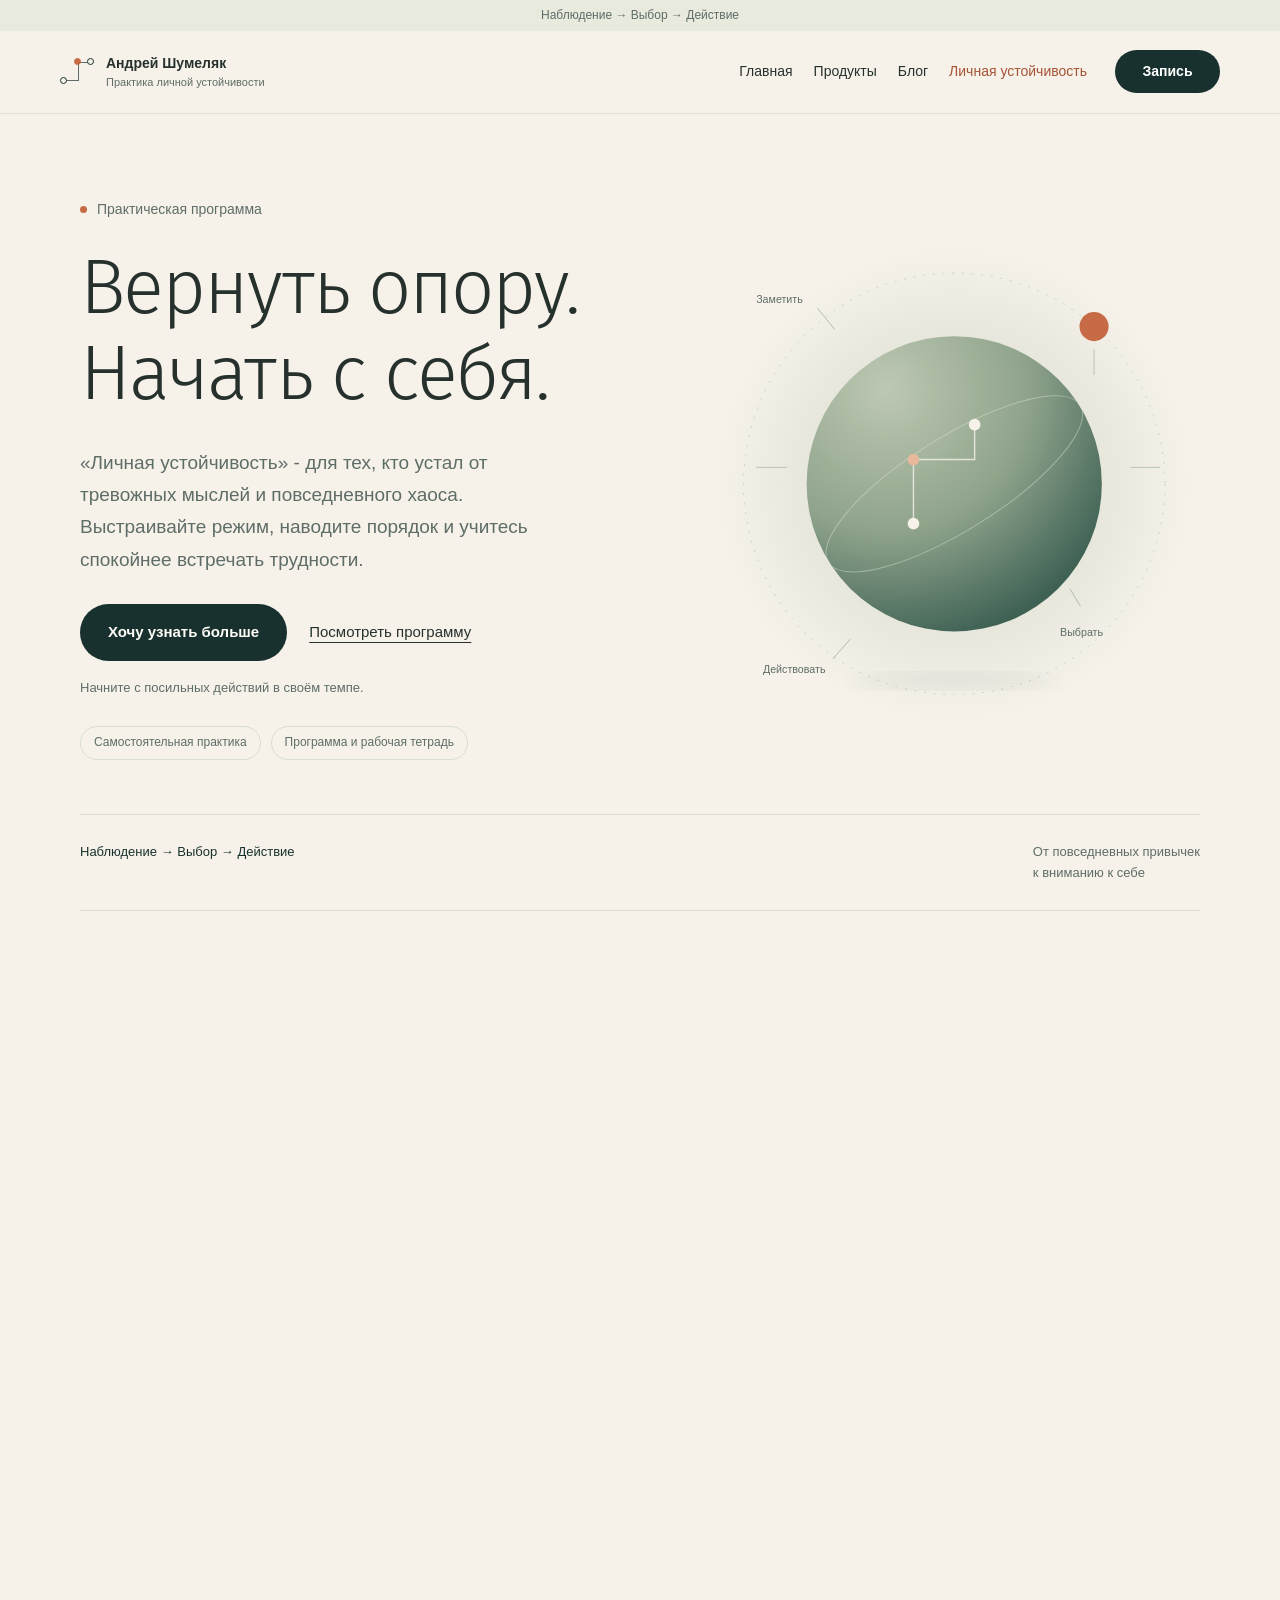
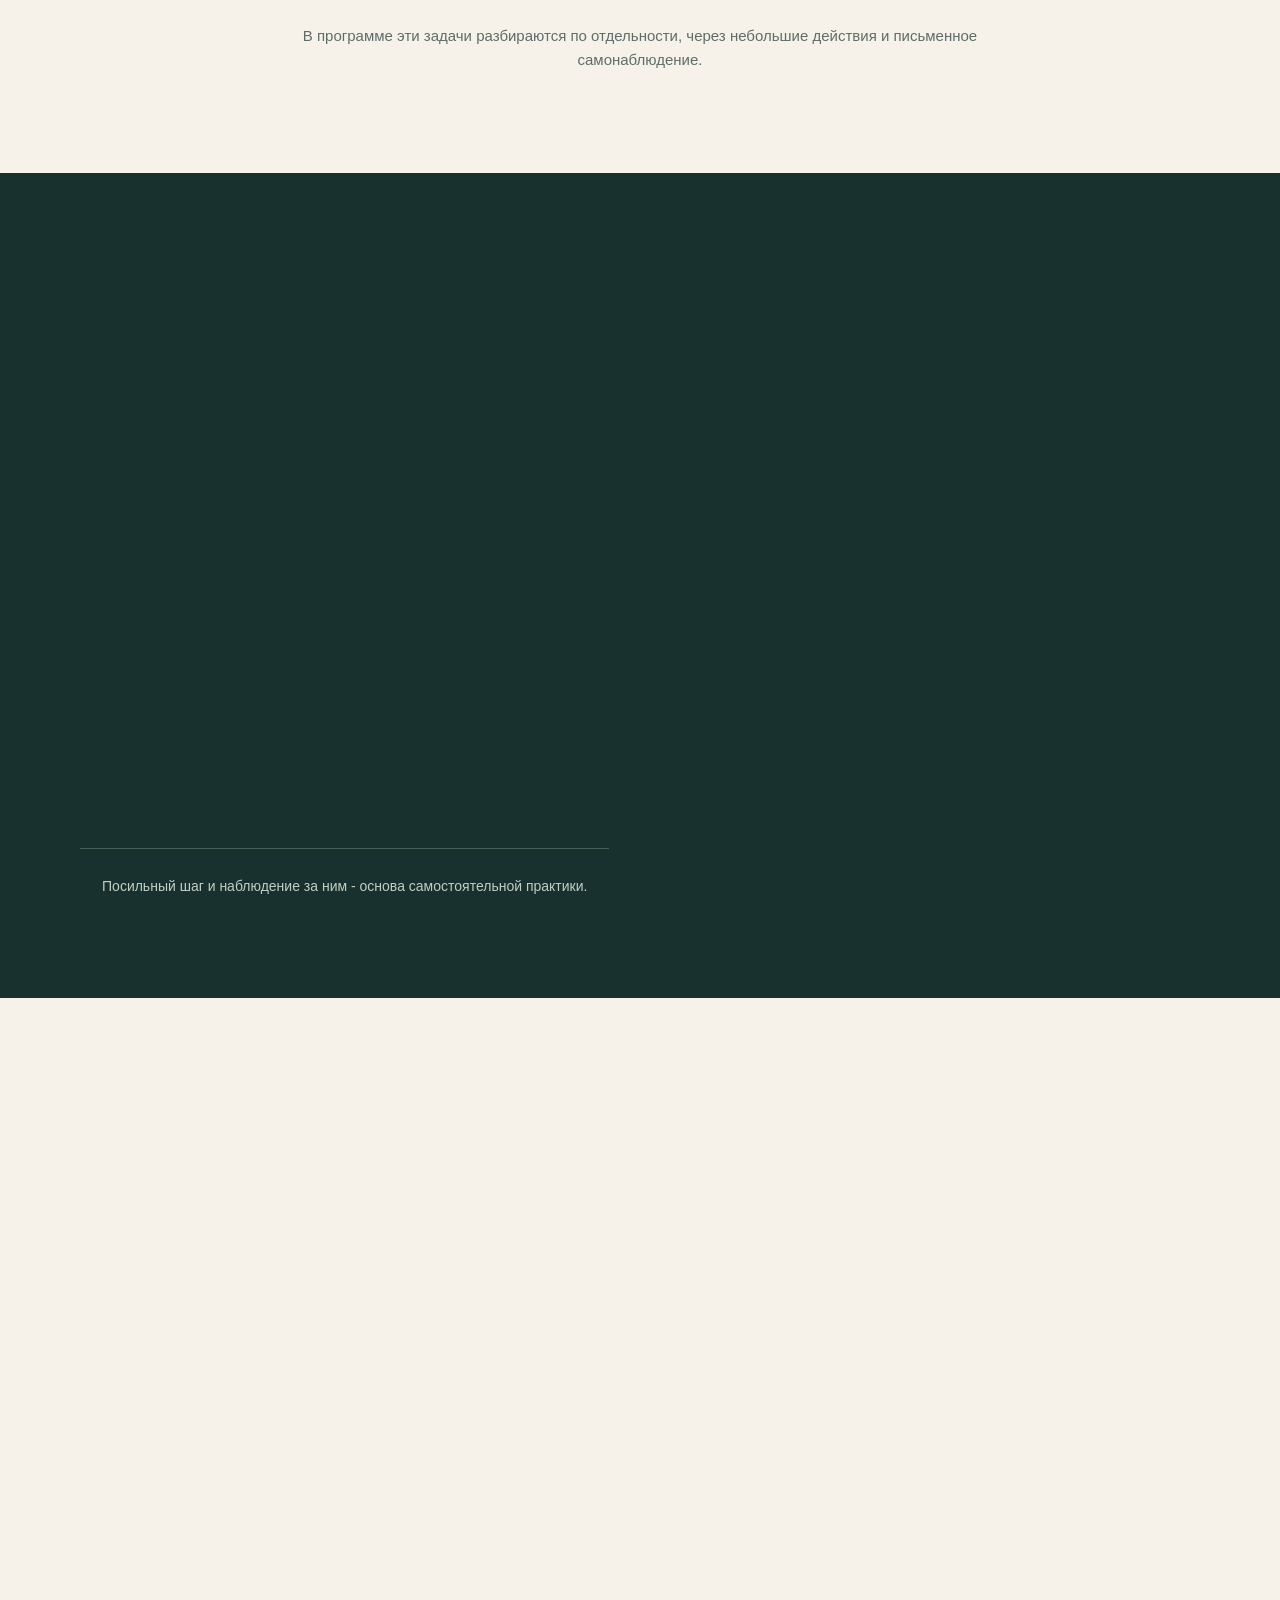
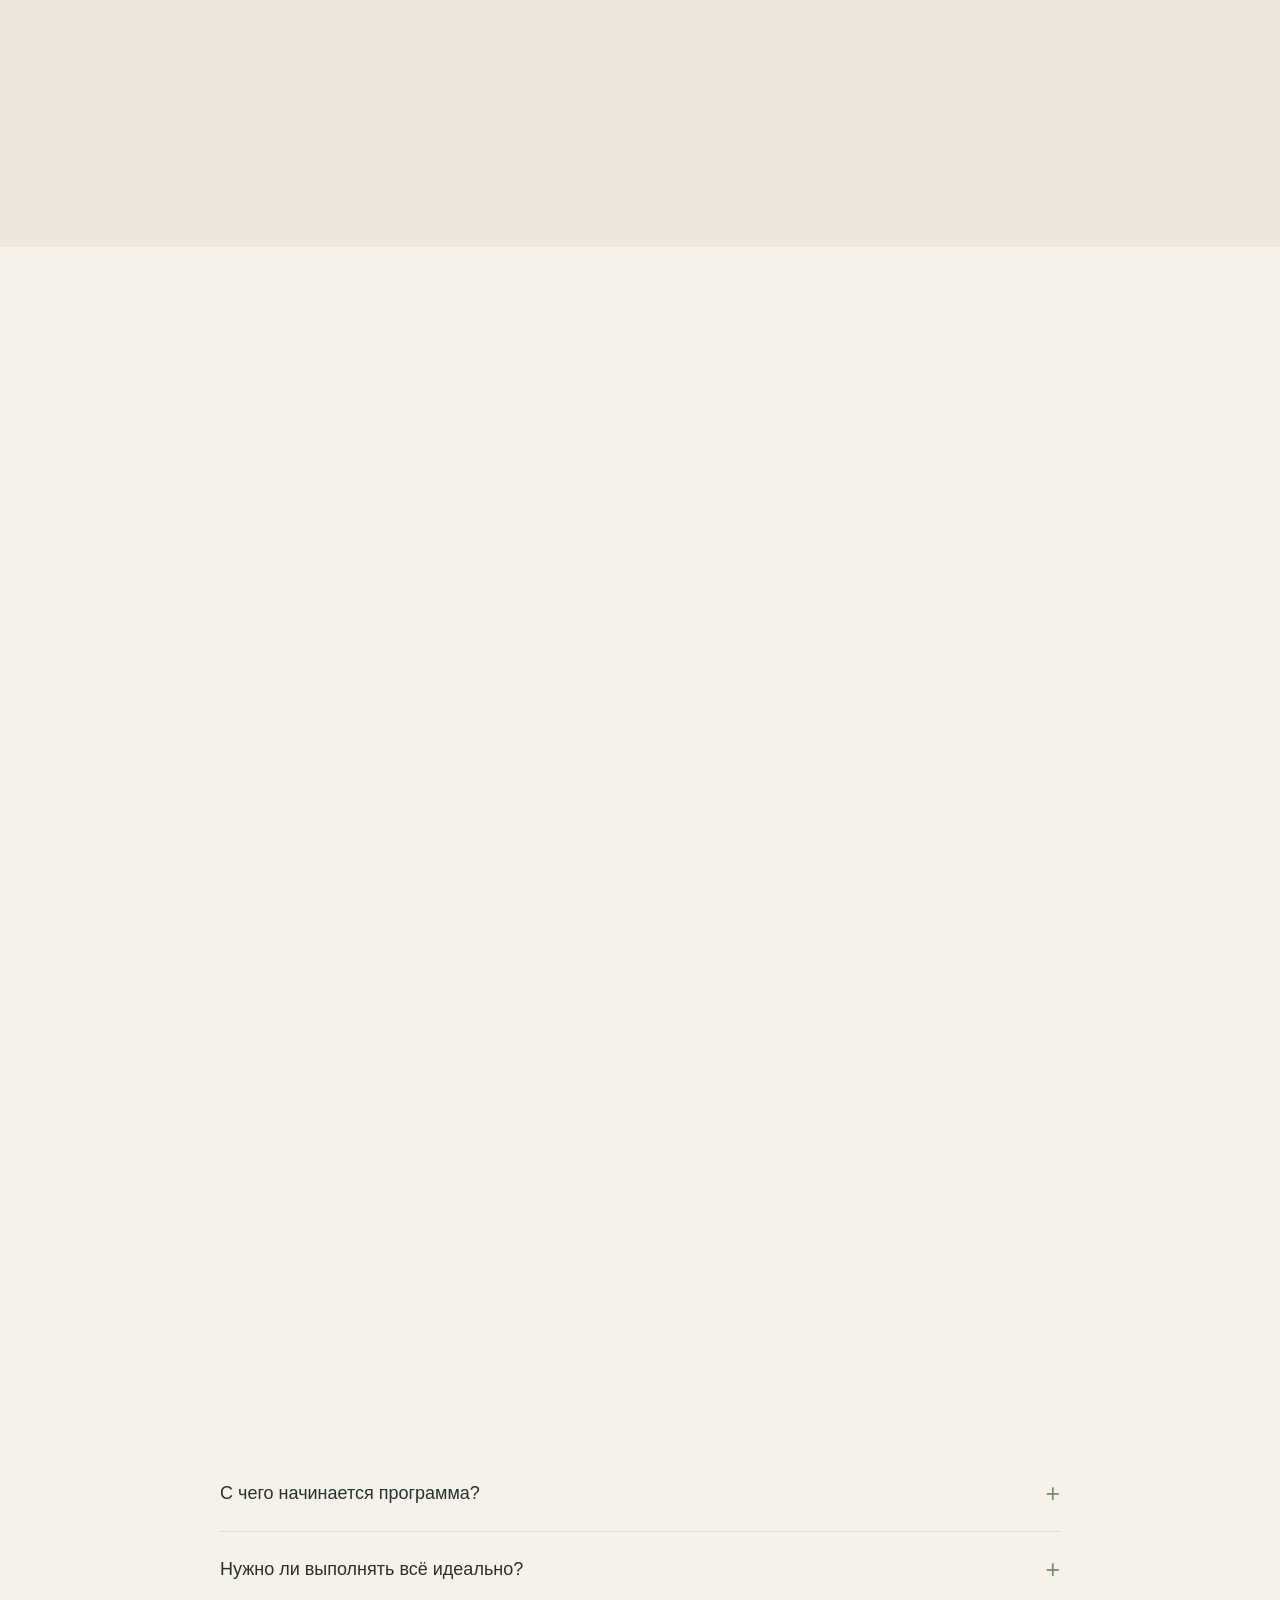
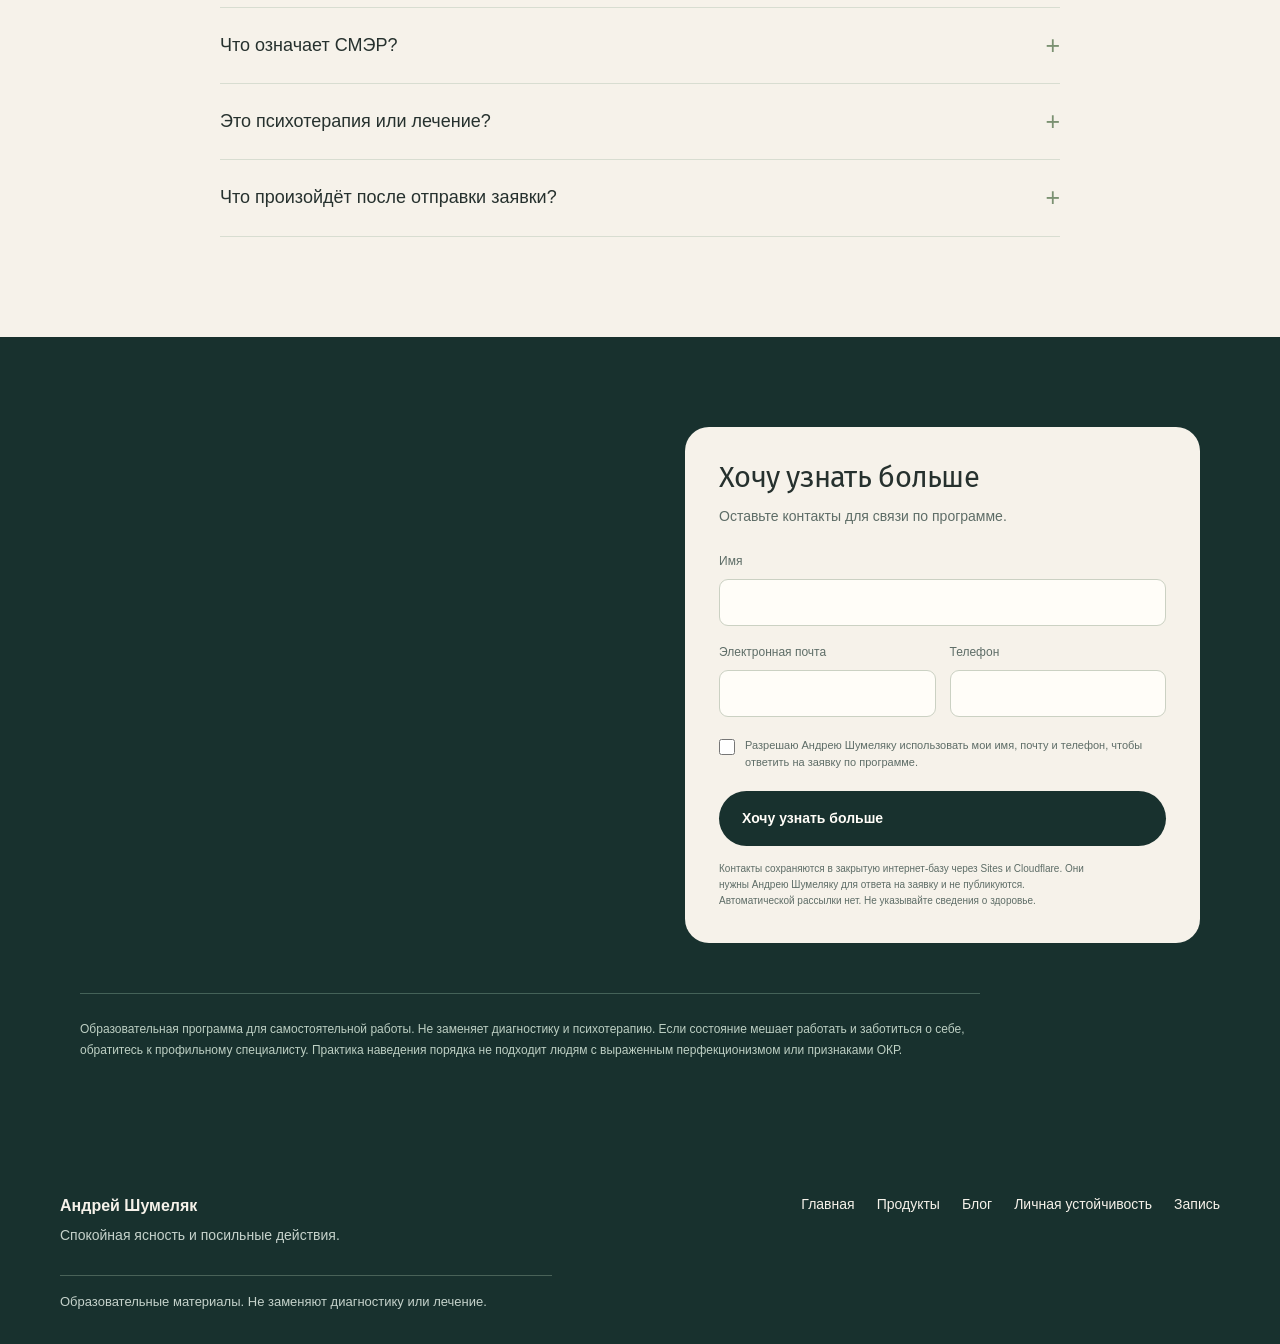
<file: index.html>
<!doctype html>
<html lang="ru"><head><meta charset="utf-8"><meta name="viewport" content="width=device-width,initial-scale=1"><meta name="theme-color" content="#18312e"><meta name="description" content="Личная устойчивость - практическая программа Андрея Шумеляка. Режим, порядок, СМЭР и самонаблюдение. Программа, материалы и форма записи."><title>Личная устойчивость | Андрей Шумеляк</title><meta http-equiv="Content-Security-Policy" content="default-src 'none'; script-src 'sha256-aBXTCPIySpcfLcHsxviOW41n7aJB1TZP3KjvAtAWPwo='; style-src 'self' 'sha256-EWCqhKytOAGYvtTJVqN5YNOIG9qUN3ZQfdMnhL1NMWM='; font-src 'self'; img-src 'self' data:; connect-src https://lichnaya-ustoychivost-zapis.smallpearl3.chatgpt.site; form-action https://lichnaya-ustoychivost-zapis.smallpearl3.chatgpt.site; base-uri 'none'; object-src 'none'">
<style>
@font-face{font-family:"Fira Sans";src:url("hub/assets/fonts/FiraSans-Light.woff2") format("woff2");font-style:normal;font-weight:300;font-display:swap}@font-face{font-family:"Fira Sans";src:url("hub/assets/fonts/FiraSans-Regular.woff2") format("woff2");font-style:normal;font-weight:400;font-display:swap}@font-face{font-family:"Fira Sans";src:url("hub/assets/fonts/FiraSans-Medium.woff2") format("woff2");font-style:normal;font-weight:500;font-display:swap}
:root{--paper:#f6f2ea;--forest:#18312e;--ink:#26312e;--muted:#5e6d67;--sage:#7b9172;--sand:#e9dfd2;--clay:#c66b45;--peach:#e8b99a;--line:#d8ddd1;--white:#fffdf8}
*{box-sizing:border-box}html{scroll-behavior:smooth;scroll-padding-top:105px}body{margin:0;background:var(--paper);color:var(--ink);font:16px/1.65 Arial,sans-serif;-webkit-font-smoothing:antialiased}a{color:inherit}button,input{font:inherit}button,a,input,summary{-webkit-tap-highlight-color:transparent}a:focus-visible,button:focus-visible,input:focus-visible,summary:focus-visible{outline:3px solid var(--clay);outline-offset:5px}h1,h2,h3,p{margin:0}h1,h2,h3{font-family:"Fira Sans",Arial,sans-serif;line-height:1.13;letter-spacing:-.025em}h1,h2{font-weight:300}h3{font-weight:400}h1{font-size:clamp(52px,6vw,76px);max-width:760px}h2{font-size:clamp(35px,4.6vw,58px)}h3{font-size:27px;letter-spacing:-.025em;line-height:1.2}p{max-width:68ch}.container{width:min(1120px,calc(100% - 72px));margin-inline:auto}.section{padding-block:100px}.kicker{display:flex;align-items:center;gap:10px;font-size:14px;color:var(--muted);margin-bottom:24px}.kicker:before{content:"";width:7px;height:7px;border-radius:50%;background:var(--clay);flex-shrink:0}.section-head{text-align:center;max-width:760px;margin:0 auto 50px}.section-head p{font-size:18px;color:var(--muted);margin:24px auto 0;max-width:54ch}.section-head .kicker{justify-content:center}svg{display:block}.icon{width:30px;height:30px;fill:none;stroke:currentColor;stroke-width:1.5;stroke-linecap:round;stroke-linejoin:round}.sprite{position:absolute;width:0;height:0;overflow:hidden}.button{display:inline-flex;justify-content:center;align-items:center;gap:28px;min-height:56px;padding:15px 27px;border:1px solid transparent;border-radius:100px;background:var(--forest);color:var(--white);font-size:15px;font-weight:600;text-decoration:none;cursor:pointer;transition:background .2s,transform .2s}.button:hover{background:#2d5048;transform:translateY(-2px)}.button.warm{background:var(--peach);color:var(--forest)}.button.warm:hover{background:#f2c9ac}.text-link{text-underline-offset:5px;font-size:15px}.small{font-size:13px;color:var(--muted)}.topline{background:#e9eade;text-align:center;color:var(--muted);font-size:12px;padding:9px 20px;letter-spacing:.025em}.nav-shell{position:sticky;top:0;z-index:20;background:var(--paper);border-bottom:1px solid #e4e2d8}.nav{height:82px;display:flex;justify-content:space-between;align-items:center;gap:20px}.brand{display:flex;align-items:center;gap:11px;text-decoration:none;line-height:1.3;flex-shrink:0}.brand svg{width:34px;height:30px}.brand strong{display:block;font-size:14px}.brand span{display:block;font-size:11px;color:var(--muted);margin-top:3px}.nav-links{display:flex;gap:28px;align-items:center;font-size:13px}.nav-links a{text-decoration:none}.nav-links a:hover{color:var(--clay)}.nav .button{min-height:41px;font-size:12px;padding:10px 20px}.hero{padding:84px 0 54px;display:grid;grid-template-columns:1.15fr .85fr;gap:20px;align-items:center}.hero-copy{position:relative;z-index:1}.hero p.intro{font-size:19px;line-height:1.7;margin:30px 0 28px;max-width:48ch;color:var(--muted)}.hero .small{margin-top:16px}.hero-actions{display:flex;align-items:center;gap:22px;flex-wrap:wrap}.hero-art{position:relative;min-width:0;align-self:stretch;display:flex;align-items:center;justify-content:center}.hero-art>svg{width:125%;max-width:none;margin-left:-8%;overflow:visible}.orb-float{animation:orb-float 7s ease-in-out infinite}.hero-meta{display:flex;gap:10px;flex-wrap:wrap;margin-top:28px}.tag{border:1px solid var(--line);padding:6px 13px;border-radius:100px;font-size:12px;color:var(--muted)}.bridge{display:flex;justify-content:space-between;gap:24px;padding:26px 0;border-top:1px solid var(--line);border-bottom:1px solid var(--line);font-size:13px;color:var(--muted)}.bridge strong{font-weight:400;color:var(--forest)}.situations{display:grid;grid-template-columns:repeat(3,1fr);gap:20px}.situation{background:#eeeede;border:1px solid #e3e4d7;border-radius:22px;padding:30px}.situation .icon{color:var(--sage);margin-bottom:29px}.situation h3{font-size:24px;margin-bottom:14px}.situation p{font-size:15px;color:var(--muted)}.note{text-align:center;max-width:700px;margin:32px auto 0;color:var(--muted);font-size:15px}.method{background:var(--forest);color:var(--paper);position:relative;overflow:hidden}.method .section-head p{color:#c1cec3}.method .kicker{color:#c1cec3}.method-grid{display:grid;grid-template-columns:1fr 1fr 1fr;position:relative;gap:54px}.method-step{position:relative}.method-step:after{content:"";position:absolute;top:25px;left:70px;width:calc(100% - 55px);border-top:1px solid #527166}.method-step:last-child:after{display:none}.node{width:52px;height:52px;display:grid;place-items:center;border:1px solid #668176;border-radius:50%;color:var(--peach);background:var(--forest);margin-bottom:30px;font-family:"Fira Sans",Arial,sans-serif;font-size:23px}.method-step h3{font-size:29px;margin-bottom:16px}.method-step p{color:#c1cec3;font-size:15px}.method-footer{margin-top:50px;padding-top:26px;border-top:1px solid #446258;text-align:center;font-size:14px;color:#c1cec3}.program{display:grid;grid-template-columns:1fr 1fr;gap:22px}.module{background:var(--white);border:1px solid #deded2;border-radius:25px;padding:32px 34px;display:flex;flex-direction:column;min-width:0}.module-head{display:flex;align-items:center;justify-content:space-between;gap:16px;margin-bottom:26px}.step-num{font-family:"Fira Sans",Arial,sans-serif;font-size:20px;color:var(--sage)}.module .icon{color:var(--sage)}.module h3{font-size:29px;margin-bottom:18px}.module ul{padding-left:18px;margin:0 0 26px;color:var(--muted);font-size:15px}.module li+li{margin-top:7px}.module-foot{border-top:1px solid var(--line);padding-top:16px;font-size:13px;color:var(--forest);margin-top:auto}.program-tail{display:flex;gap:20px;align-items:flex-start;background:#e7eadf;border-radius:18px;padding:24px 28px;margin-top:24px}.program-tail .icon{flex-shrink:0;color:var(--sage)}.program-tail p{font-size:15px}.program-tail strong{display:block;margin-bottom:5px}.materials{background:#ede7dc;overflow:hidden}.material-layout{display:grid;grid-template-columns:.9fr 1.1fr;gap:84px;align-items:center}.material-copy p{font-size:17px;color:var(--muted);margin:24px 0}.material-copy .text-link{display:inline-block;margin-top:9px}.paper-stack{position:relative;padding:20px 0 25px}.paper-stack:before{content:"";position:absolute;inset:16px -4px 17px 10px;border-radius:7px;background:#d0d6c5;transform:rotate(5deg)}.worksheet{position:relative;background:var(--white);box-shadow:0 20px 55px #18312e12;border-radius:7px;padding:38px;transform:rotate(-2deg)}.worksheet-top{display:flex;justify-content:space-between;gap:20px;border-bottom:1px solid var(--line);padding-bottom:17px;color:var(--muted);font-size:11px}.worksheet h3{font-size:31px;margin:28px 0 12px}.worksheet p{color:var(--muted);font-size:14px}.worksheet ol{counter-reset:item;padding:0;margin:26px 0;list-style:none}.worksheet li{display:flex;gap:15px;align-items:flex-start;padding:14px 0;border-bottom:1px solid #e1e4d9;font-size:14px;line-height:1.5}.worksheet li:before{counter-increment:item;content:"0" counter(item);color:var(--sage);font-family:"Fira Sans",Arial,sans-serif;flex-shrink:0}.worksheet-label{font-size:10px;color:var(--muted);letter-spacing:.04em}.includes{display:grid;grid-template-columns:repeat(3,1fr);gap:36px}.included{padding:0 0 24px;border-bottom:1px solid var(--line)}.included .icon{color:var(--sage);margin-bottom:20px}.included h3{font-size:25px;margin-bottom:14px}.included p{font-size:15px;color:var(--muted)}.author{padding:48px;border:1px solid var(--line);border-radius:25px;display:grid;grid-template-columns:160px 1fr;align-items:center;gap:40px;margin-top:70px}.monogram{width:136px;height:136px;background:#dce2d3;border-radius:50%;display:grid;place-items:center;font-family:"Fira Sans",Arial,sans-serif;font-size:46px;color:var(--forest);letter-spacing:-.07em}.author h3{font-size:29px;margin-bottom:16px}.author p{color:var(--muted);font-size:15px;max-width:64ch}.author-label{font-size:12px;color:var(--muted);margin-bottom:10px}.faq-section{padding-top:0}.faq{max-width:840px;margin:auto}.faq details{border-bottom:1px solid var(--line)}.faq summary{display:flex;justify-content:space-between;gap:25px;padding:25px 0;list-style:none;cursor:pointer;font-size:18px;line-height:1.4}.faq summary::-webkit-details-marker{display:none}.faq summary:after{content:"+";font-size:25px;font-weight:400;color:var(--sage);line-height:1;flex-shrink:0}.faq details[open] summary:after{content:"−"}.faq details p{padding:0 40px 25px 0;color:var(--muted);font-size:15px}.closing{background:var(--forest);color:var(--paper);padding:90px 0}.closing-grid{display:grid;grid-template-columns:1fr 1fr;gap:90px;align-items:start}.closing h2{font-size:clamp(38px,4.5vw,57px);margin-bottom:25px}.closing .kicker{color:#bdcfc3}.closing-copy>p{color:#bdcfc3;font-size:17px;margin-bottom:25px}.closing-list{list-style:none;padding:0;color:#bdcfc3;font-size:14px}.closing-list li{margin:12px 0;display:flex;gap:12px;align-items:baseline}.closing-list li:before{content:"✓";color:var(--peach)}.signup{scroll-margin-top:105px;background:var(--paper);color:var(--ink);padding:34px;border-radius:24px;min-width:0}.signup h3{font-size:29px;margin-bottom:10px}.signup>p{font-size:14px;color:var(--muted);margin-bottom:24px}.lead-fields{display:grid;grid-template-columns:1fr 1fr;gap:17px 14px}.lead-fields .lead-field:first-child{grid-column:1/-1}.lead-field{display:flex;flex-direction:column;font-size:12px;gap:7px;color:var(--muted);min-width:0}.lead-field input{width:100%;min-width:0;border:1px solid #cbd1c3;background:var(--white);border-radius:9px;height:47px;padding:10px 12px;color:var(--ink);font-size:16px}.lead-field input[aria-invalid=true]{border-color:#9b4538}.field-error{color:#9b4538;font-size:12px}.field-error:empty{display:none}.primary.form-submit{display:flex;align-items:center;justify-content:space-between;gap:16px;width:100%;background:var(--forest);color:var(--white);border:0;border-radius:100px;padding:16px 23px;cursor:pointer;font-size:14px;font-weight:600;min-height:55px}.primary.form-submit:disabled{opacity:.65;cursor:wait}.primary.form-submit:hover{background:#2d5048}.consent{display:flex;gap:10px;align-items:flex-start;font-size:11px;line-height:1.55;color:var(--muted);margin:20px 0}.consent input{flex-shrink:0;width:16px;height:16px;accent-color:var(--forest);margin:2px 0 0}.form-note{font-size:10px;line-height:1.6;color:var(--muted);margin-top:15px}.form-status{font-size:13px;line-height:1.6;margin-top:15px}.form-status:empty{display:none}.form-status[data-state=success]{padding:14px;background:#dfe7d9;border-left:3px solid var(--sage)}.form-status[data-state=error]{padding:14px;background:#f0ded4;border-left:3px solid #9b4538}.spam-trap{position:absolute;width:1px;height:1px;overflow:hidden;clip-path:inset(50%)}.closing-boundary{max-width:900px;font-size:12px;color:#bdcfc3;border-top:1px solid #446258;margin-top:50px;padding-top:25px;line-height:1.7}.footer{display:flex;align-items:center;justify-content:space-between;gap:30px;flex-wrap:wrap;padding:30px 0;color:var(--muted);font-size:12px}.footer a{text-underline-offset:4px}.footer nav{display:flex;gap:22px}.skip-link{position:absolute;top:-80px;left:20px;z-index:40;background:var(--white);color:var(--forest);padding:10px 16px}.skip-link:focus{top:10px}
@keyframes orb-float{0%,100%{transform:translateY(0)}50%{transform:translateY(-12px)}}.motion .reveal{opacity:0;transform:translateY(18px);transition:opacity .65s ease,transform .65s ease}.motion .reveal.visible{opacity:1;transform:none}
@media(min-width:1500px){.hero{padding-block:105px 75px}}
@media(max-width:1000px){.container{width:calc(100% - 48px)}.hero{gap:0}.hero h1{font-size:62px}.hero-art>svg{width:118%;margin-left:-5%}.nav-links{gap:18px}.material-layout{gap:45px}.closing-grid{gap:40px}.signup{padding:28px}.lead-fields{grid-template-columns:1fr}.section{padding-block:80px}}
@media(max-width:760px){html{scroll-padding-top:85px}.container{width:calc(100% - 40px)}.topline{font-size:10px;padding-block:8px}.nav{height:68px;gap:12px}.brand strong{font-size:12px}.brand span{font-size:10px}.brand svg{width:28px}.nav-links{display:none}.nav .button{font-size:11px;padding:8px 15px;min-height:37px}.hero{grid-template-columns:1fr;padding:48px 0 24px}.hero h1{font-size:clamp(46px,9.5vw,64px);letter-spacing:-.045em}.hero p.intro{font-size:17px;margin-block:24px}.hero-art{max-width:480px;justify-self:center;width:100%;margin-top:10px}.hero-art>svg{width:100%;margin:0}.hero .small{font-size:11px}.hero-meta{gap:7px;margin-top:22px}.tag{font-size:11px;padding:5px 10px}.hero-actions{gap:20px}.hero-actions .button{font-size:14px;min-height:53px}.hero-actions .text-link{font-size:13px}.bridge{font-size:11px;padding-block:20px;gap:15px;line-height:1.5}.bridge span{max-width:50%}.section{padding-block:65px}.section-head{margin-bottom:34px}.section-head p{font-size:16px;margin-top:20px}.section-head .kicker{margin-bottom:18px}.situations,.method-grid,.program,.material-layout,.includes,.closing-grid{grid-template-columns:1fr}.situations{gap:13px}.situation{padding:26px;display:grid;grid-template-columns:30px 1fr;gap:0 20px}.situation .icon{grid-row:1/3;margin:0}.situation h3{font-size:23px}.situation p{font-size:14px}.method-grid{gap:32px}.method-step{display:grid;grid-template-columns:48px 1fr;gap:0 20px}.node{width:46px;height:46px;grid-row:1/3;margin:0}.method-step:after{top:57px;left:23px;width:0;height:calc(100% - 25px);border-top:0;border-left:1px solid #527166}.method-step h3{font-size:27px;margin-bottom:11px}.method-footer{margin-top:35px}.module{padding:27px}.module h3{font-size:27px}.module-head{margin-bottom:18px}.program-tail{padding:22px;gap:14px}.material-layout{gap:30px}.material-copy p{font-size:16px}.worksheet{padding:28px}.worksheet h3{font-size:28px}.worksheet-top{font-size:10px}.includes{gap:27px}.included{display:grid;grid-template-columns:30px 1fr;gap:0 20px}.included .icon{grid-row:1/3}.included p{font-size:14px}.author{grid-template-columns:1fr;padding:28px;gap:22px;margin-top:45px}.monogram{width:72px;height:72px;font-size:28px}.author h3{font-size:26px}.faq-section{padding-top:0}.faq summary{font-size:16px;padding:22px 0}.closing{padding:65px 0}.closing-grid{gap:30px}.signup{padding:25px;scroll-margin-top:85px}.lead-fields{grid-template-columns:1fr 1fr}.closing-boundary{margin-top:35px}.footer{font-size:11px;gap:15px;padding-block:26px}.kicker{font-size:12px}}
@media(max-width:420px){.lead-fields{grid-template-columns:1fr}.hero-actions{gap:16px}.hero-actions .button{padding-inline:20px}.hero-actions .text-link{font-size:12px}.signup{padding:23px}.worksheet{padding:24px}.worksheet-top{gap:10px}}
@media(prefers-reduced-motion:reduce){html{scroll-behavior:auto}*,*:before,*:after{animation:none!important;transition:none!important}.motion .reveal{opacity:1;transform:none}}
</style><link rel="canonical" href="https://shumelyakam.github.io/lichnaya-ustoychivost/"><link rel="stylesheet" data-site-shell="true" href="hub/assets/site-shell.css"><meta property="og:type" content="website"><meta property="og:title" content="Личная устойчивость | Андрей Шумеляк"><meta property="og:description" content="Личная устойчивость - практическая программа Андрея Шумеляка. Режим, порядок, СМЭР и самонаблюдение. Программа, материалы и форма записи."><meta property="og:url" content="https://shumelyakam.github.io/lichnaya-ustoychivost/"></head><body>
<a class="site-skip" href="#main">К содержанию</a><div class="site-topbar">Наблюдение → Выбор → Действие</div>
      <header class="site-header"><div class="site-header-inner">
        <a class="site-brand" href="hub/index.html"><span class="site-brand-mark" aria-hidden="true"><i></i><i></i><i></i></span><span><strong>Андрей Шумеляк</strong><small>Практика личной устойчивости</small></span></a>
        <nav class="site-nav" aria-label="Основная навигация"><a href="hub/index.html">Главная</a><a href="hub/shop/index.html">Продукты</a><a href="hub/blog/index.html">Блог</a><a href="index.html" aria-current="page">Личная устойчивость</a></nav>
        <a class="site-header-cta" href="zapis/index.html">Запись</a>
        <details class="site-mobile-menu"><summary>Меню</summary><nav aria-label="Мобильная навигация"><a href="hub/index.html">Главная</a><a href="hub/shop/index.html">Продукты</a><a href="hub/blog/index.html">Блог</a><a href="index.html" aria-current="page">Личная устойчивость</a><a href="zapis/index.html">Запись</a></nav></details>
      </div></header><svg class="sprite" aria-hidden="true"><defs>
<symbol id="i-sun" viewbox="0 0 32 32"><circle cx="16" cy="16" r="7"></circle><path d="M16 2v4m0 20v4M2 16h4m20 0h4M6 6l3 3m14 14 3 3M26 6l-3 3M9 23l-3 3"></path></symbol>
<symbol id="i-grid" viewbox="0 0 32 32"><rect x="4" y="4" width="9" height="9" rx="2"></rect><rect x="19" y="4" width="9" height="9" rx="2"></rect><rect x="4" y="19" width="9" height="9" rx="2"></rect><path d="M19 24h10m-5-5v10"></path></symbol>
<symbol id="i-thought" viewbox="0 0 32 32"><path d="M5 26V11a7 7 0 0 1 7-7h10a5 5 0 0 1 5 5v12a5 5 0 0 1-5 5h-9l-7 3zM10 12h12m-12 5h8"></path></symbol>
<symbol id="i-book" viewbox="0 0 32 32"><path d="M5 5h16a5 5 0 0 1 5 5v17H10a5 5 0 0 1-5-5zm0 17a5 5 0 0 1 5-5h16M11 8v5m4-4h7"></path></symbol>
<symbol id="i-route" viewbox="0 0 32 32"><circle cx="5" cy="25" r="3"></circle><circle cx="16" cy="16" r="3"></circle><circle cx="27" cy="6" r="3"></circle><path d="M8 25h8v-6m3-3h8V9"></path></symbol>
<symbol id="i-check" viewbox="0 0 32 32"><rect x="5" y="4" width="22" height="25" rx="3"></rect><path d="m10 12 3 3 7-7m-10 15h12"></path></symbol>
</defs></svg>
<main id="main">
<div class="container" id="top"><section class="hero" aria-labelledby="hero-title">
<div class="hero-copy"><p class="kicker">Практическая программа</p><h1 id="hero-title">Вернуть опору.<br>Начать с себя.</h1><p class="intro">«Личная устойчивость» - для тех, кто устал от тревожных мыслей и повседневного хаоса. Выстраивайте режим, наводите порядок и учитесь спокойнее встречать трудности.</p><div class="hero-actions"><a class="button" href="#interest">Хочу узнать больше </a><a class="text-link" href="#program">Посмотреть программу</a></div><p class="small">Начните с посильных действий в своём темпе.</p><div class="hero-meta"><span class="tag">Самостоятельная практика</span><span class="tag">Программа и рабочая тетрадь</span></div></div>
<div class="hero-art"><svg viewbox="0 0 520 550" role="img" aria-label="Мягкий зелёный круг и маршрут из трёх точек: наблюдение, выбор, действие">
<defs><radialgradient id="glow"><stop stop-color="#a9b7a1" stop-opacity=".5"></stop><stop offset="1" stop-color="#a9b7a1" stop-opacity="0"></stop></radialgradient><radialgradient id="orb" cx=".27" cy=".18" r=".88"><stop stop-color="#bdc8b3"></stop><stop offset=".55" stop-color="#8fA38b"></stop><stop offset="1" stop-color="#3e6154"></stop></radialgradient><filter id="soft"><fegaussianblur stddeviation="10"></fegaussianblur></filter></defs>
<circle cx="267" cy="280" r="245" fill="url(#glow)"></circle><circle cx="267" cy="280" r="217" fill="none" stroke="#c8d0bd" stroke-dasharray="2 8"></circle><g class="orb-float"><circle cx="267" cy="280" r="152" fill="url(#orb)"></circle><ellipse cx="267" cy="280" rx="153" ry="48" transform="rotate(-32 267 280)" fill="none" stroke="#e8eddf" stroke-opacity=".4"></ellipse><path d="M225 321v-66h63v-36" fill="none" stroke="#f6f2ea" stroke-width="1.5" stroke-opacity=".8"></path><circle cx="225" cy="321" r="6" fill="#f6f2ea"></circle><circle cx="225" cy="255" r="6" fill="#e8b99a"></circle><circle cx="288" cy="219" r="6" fill="#f6f2ea"></circle></g>
<circle cx="411" cy="118" r="15" fill="#c66b45"></circle><path d="M411 141v27M63 263h32m354 0h30" stroke="#b8c4b0"></path><g font-family="Arial" font-size="11" fill="#5e6d67"><text x="63" y="94">Заметить</text><text x="376" y="437">Выбрать</text><text x="70" y="475">Действовать</text></g><path d="M126 99l18 22m253 285-11-18m-244 72 18-20" stroke="#aebda6"></path><ellipse cx="267" cy="483" rx="108" ry="8" fill="#18312e" opacity=".07" filter="url(#soft)"></ellipse></svg></div>
</section><div class="bridge"><strong>Наблюдение → Выбор → Действие</strong><span>От повседневных привычек<br>к вниманию к себе</span></div></div>

<section class="section" id="inside"><div class="container"><div class="section-head reveal"><p class="kicker">Если вам знакомо</p><h2>В делах много движения.<br>Внутри мало опоры.</h2><p>Начните с того, что происходит в обычном дне: режима, пространства вокруг и мыслей, которые возвращаются снова.</p></div><div class="situations">
<article class="situation reveal"><svg class="icon" aria-hidden="true"><use href="#i-sun"></use></svg><h3>Режим трудно удержать</h3><p>Дела перемешиваются с отдыхом. Утренние планы остаются планами, а к вечеру трудно завершить день.</p></article>
<article class="situation reveal"><svg class="icon" aria-hidden="true"><use href="#i-grid"></use></svg><h3>Порядок откладывается</h3><p>На столе, в документах и телефоне накапливается лишнее. Большая уборка кажется слишком большой задачей.</p></article>
<article class="situation reveal"><svg class="icon" aria-hidden="true"><use href="#i-thought"></use></svg><h3>Мысли идут по кругу</h3><p>Одна ситуация запускает цепочку тревожных предположений. Сложно отделить случившееся от того, что вы о нём думаете.</p></article></div><p class="note">В программе эти задачи разбираются по отдельности, через небольшие действия и письменное самонаблюдение.</p></div></section>

<section class="section method" id="method"><div class="container"><div class="section-head reveal"><p class="kicker">Основа подхода</p><h2>От внешнего порядка<br>к вниманию к себе.</h2><p>Сначала - опора в повседневности. Затем - работа с мыслями и привычными реакциями.</p></div><div class="method-grid">
<article class="method-step reveal"><span class="node">1</span><h3>Заметьте</h3><p>Запишите, как устроен ваш день, что нарушает равновесие и какие мысли появляются в трудных ситуациях.</p></article>
<article class="method-step reveal"><span class="node">2</span><h3>Выберите</h3><p>Определите, что сейчас в вашей власти: один ритуал, одну зону порядка или одну ситуацию для разбора.</p></article>
<article class="method-step reveal"><span class="node">3</span><h3>Действуйте</h3><p>Сделайте выбранный шаг. Вернитесь к записям и отметьте, что помогло, что помешало и что стоит изменить.</p></article></div><p class="method-footer">Посильный шаг и наблюдение за ним - основа самостоятельной практики.</p></div></section>

<section class="section" id="program"><div class="container"><div class="section-head reveal"><p class="kicker">Программа</p><h2>Пять модулей. От точки отсчёта к завершению.</h2><p>Структура самостоятельного курса на Stepik: от наблюдения за повседневностью до разбора мыслей и итоговой рефлексии.</p></div><div class="program"><article class="module reveal"><div class="module-head"><span class="step-num">Модуль 01</span></div><h3>Точка отсчёта</h3><ul><li>Вводный урок и правила работы с программой.</li><li>Чек-лист и инструменты для записи наблюдений.</li><li>План самостоятельной практики.</li></ul><p class="module-foot">Начало: отметить свою точку отсчёта.</p></article><article class="module reveal"><div class="module-head"><span class="step-num">Модуль 02</span></div><h3>Основа личной устойчивости</h3><ul><li>Режим и принцип малого шага.</li><li>Повседневные ритуалы.</li><li>Порядок в вещах, файлах и мыслях.</li></ul><p class="module-foot">Практика: выбрать один посильный шаг.</p></article><article class="module reveal"><div class="module-head"><span class="step-num">Модуль 03</span></div><h3>Автоматические мысли</h3><ul><li>Протокол СМЭР и письменное самонаблюдение.</li><li>Дневник рефлексии.</li><li>Методы повышения работоспособности и возвращение к чек-листу.</li></ul><p class="module-foot">Практика: разобрать одну ситуацию письменно.</p></article><article class="module reveal"><div class="module-head"><span class="step-num">Модуль 04</span></div><h3>Работа с тревогой</h3><ul><li>Разделить то, что в вашей власти и вне её.</li><li>Разобрать тревожный сценарий и составить план Б.</li><li>Потренировать управление вниманием.</li></ul><p class="module-foot">Практика: выбрать подходящий способ работы с мыслью.</p></article><article class="module reveal"><div class="module-head"><span class="step-num">Модуль 05</span></div><h3>Завершение курса</h3><ul><li>Вернуться к чек-листу и своим записям.</li><li>Оставить обратную связь по программе.</li><li>Познакомиться с дополнительными методами и гайдом.</li></ul><p class="module-foot">Итог: решить, какие практики оставить в повседневности.</p></article></div><div class="program-tail reveal"><svg class="icon" aria-hidden="true"><use href="#i-check"></use></svg><p><strong>В завершение - вернуться к своим записям.</strong>Отметить, что помогло, что не сработало и какую практику вы хотите оставить в повседневной жизни.</p></div></div></section>

<section class="section materials" id="materials"><div class="container material-layout"><div class="material-copy reveal"><p class="kicker">Фрагмент рабочей тетради</p><h2>Мысль можно<br>рассмотреть ближе.</h2><p>Вместо того чтобы удерживать всё в голове, вы проходите по вопросам письменно. Так устроен один из фрагментов программы - работа с автоматической мыслью.</p><p>Упражнения сопровождаются шаблонами для записей: от графика дня до разбора ситуации по СМЭР.</p><a class="text-link" href="#included">Что ещё есть в программе ↓</a></div><div class="paper-stack reveal"><article class="worksheet"><div class="worksheet-top"><span>Личная устойчивость</span><span>СМЭР / Самонаблюдение</span></div><h3>Вопросы к мысли</h3><p>Выберите одну ситуацию и запишите ответы.</p><ol><li>Какие факты подтверждают эту мысль?</li><li>Какие факты ей противоречат?</li><li>Какая мысль будет одновременно более реалистичной и полезной для действия?</li></ol><span class="worksheet-label">Фрагмент программы и рабочей тетради</span></article></div></div></section>

<section class="section" id="included"><div class="container"><div class="section-head reveal"><p class="kicker">Материалы для практики</p><h2>Понятно, что делать.<br>Есть куда записать.</h2><p>Программа соединяет объяснения, задания и шаблоны самонаблюдения.</p></div><div class="includes">
<article class="included reveal"><svg class="icon" aria-hidden="true"><use href="#i-book"></use></svg><h3>Программа по этапам</h3><p>Задачи и последовательность действий: от повседневного режима до работы с тревожными мыслями.</p></article>
<article class="included reveal"><svg class="icon" aria-hidden="true"><use href="#i-check"></use></svg><h3>Рабочая тетрадь</h3><p>Лист наблюдения за режимом, план порядка, шаблон СМЭР и вопросы для дневника мыслей.</p></article>
<article class="included reveal"><svg class="icon" aria-hidden="true"><use href="#i-route"></use></svg><h3>Точка отсчёта и рефлексия</h3><p>Чек-лист удовлетворённости жизнью и вопросы, с которыми можно вернуться к своим наблюдениям.</p></article></div>
<div class="author reveal"><div class="monogram" aria-hidden="true">АШ</div><div><p class="author-label">Автор программы</p><h3>Андрей Шумеляк</h3><p>В основе «Личной устойчивости» - режим, порядок, самонаблюдение и конкретные практические шаги. Программа предлагает начать с повседневного и постепенно переходить к тому, что происходит внутри.</p></div></div></div></section>

<section class="section faq-section" id="faq"><div class="container"><div class="section-head reveal"><p class="kicker">Вопросы о программе</p><h2>Перед первым шагом.</h2></div><div class="faq">
<details><summary>С чего начинается программа?</summary><p>С точки отсчёта: чек-листа удовлетворённости жизнью. Затем вы переходите к режиму, порядку, самонаблюдению по СМЭР и работе с тревожными мыслями.</p></details>
<details><summary>Нужно ли выполнять всё идеально?</summary><p>Вы выбираете посильный минимум и наблюдаете, что получается. В работе с порядком важны короткие подходы и небольшие завершённые действия.</p></details>
<details><summary>Что означает СМЭР?</summary><p>Ситуация, мысль, эмоция, реакция. В реакции отдельно рассматриваются телесные ощущения и поведение. Шаблон помогает разбирать эти элементы письменно.</p></details>
<details><summary>Это психотерапия или лечение?</summary><p>Это образовательная программа для самостоятельной работы. Она не заменяет диагностику, психотерапию или помощь при остром состоянии. Практика наведения порядка не подходит людям с выраженным перфекционизмом или признаками ОКР.</p></details>
<details><summary>Что произойдёт после отправки заявки?</summary><p>Ваши контакты сохранятся для ответа Андрея Шумеляка по программе. Отправка формы не оформляет покупку и не списывает деньги. Автоматической рассылки нет.</p></details>
</div></div></section>

<section class="closing" aria-labelledby="closing-title"><div class="container"><div class="closing-grid"><div class="closing-copy reveal"><p class="kicker">Личная устойчивость</p><h2 id="closing-title">Начните с одного<br>посильного шага.</h2><p>Оставьте контакты, чтобы узнать больше о программе Андрея Шумеляка.</p><ul class="closing-list"><li>Режим и ритуалы обычного дня</li><li>Порядок вокруг и в цифровой среде</li><li>Самонаблюдение и работа с мыслями</li></ul></div><div class="signup" id="interest"><h3>Хочу узнать больше</h3><p>Оставьте контакты для связи по программе.</p><form id="interest-form" action="https://lichnaya-ustoychivost-zapis.smallpearl3.chatgpt.site/api/leads" method="post"><div class="lead-fields"><label class="lead-field" for="first-name">Имя<input id="first-name" name="first_name" autocomplete="given-name" maxlength="80" required aria-describedby="first-name-error"><span id="first-name-error" class="field-error"></span></label><label class="lead-field" for="email">Электронная почта<input id="email" name="email" type="email" autocomplete="email" maxlength="254" required aria-describedby="email-error"><span id="email-error" class="field-error"></span></label><label class="lead-field" for="phone">Телефон<input id="phone" name="phone" type="tel" autocomplete="tel" inputmode="tel" maxlength="40" required aria-describedby="phone-error"><span id="phone-error" class="field-error"></span></label></div><div class="spam-trap" aria-hidden="true"><label for="website">Сайт<input id="website" name="website" type="text" tabindex="-1" autocomplete="off"></label></div><label class="consent"><input id="consent" type="checkbox" required> Разрешаю Андрею Шумеляку использовать мои имя, почту и телефон, чтобы ответить на заявку по программе.</label><button class="primary form-submit" type="submit">Хочу узнать больше </button><p class="form-note">Контакты сохраняются в закрытую интернет-базу через Sites и Cloudflare. Они нужны Андрею Шумеляку для ответа на заявку и не публикуются. Автоматической рассылки нет. Не указывайте сведения о здоровье.</p><p id="form-status" class="form-status" role="status" aria-live="polite" tabindex="-1"></p></form></div></div><p class="closing-boundary">Образовательная программа для самостоятельной работы. Не заменяет диагностику и психотерапию. Если состояние мешает работать и заботиться о себе, обратитесь к профильному специалисту. Практика наведения порядка не подходит людям с выраженным перфекционизмом или признаками ОКР.</p></div></section>
</main><script>if('IntersectionObserver' in window&&!window.matchMedia('(prefers-reduced-motion: reduce)').matches){document.documentElement.classList.add('motion');const observer=new IntersectionObserver(entries=>entries.forEach(entry=>{if(entry.isIntersecting){entry.target.classList.add('visible');observer.unobserve(entry.target)}}),{threshold:.08});document.querySelectorAll('.reveal').forEach(el=>observer.observe(el));}
const interestForm=document.getElementById('interest-form');
const formStatus=document.getElementById('form-status');
const submitButton=interestForm.querySelector('button[type=submit]');
const fields=[['first_name','first-name'],['email','email'],['phone','phone']];
let pending=false,submissionId=crypto.randomUUID(),previousData='';
interestForm.addEventListener('submit',async event=>{
  event.preventDefault();
  if(pending||!interestForm.reportValidity())return;
  fields.forEach(([,id])=>{document.getElementById(id).removeAttribute('aria-invalid');document.getElementById(id+'-error').textContent='';});
  const payload=Object.fromEntries(fields.map(([key,id])=>[key,document.getElementById(id).value.trim()]));
  const fingerprint=JSON.stringify(payload);
  if(previousData&&previousData!==fingerprint)submissionId=crypto.randomUUID();
  previousData=fingerprint;payload.submission_id=submissionId;payload.consent=document.getElementById("consent").checked;payload.website=document.getElementById("website").value;
  pending=true;submitButton.disabled=true;interestForm.setAttribute('aria-busy','true');
  formStatus.textContent='Сохраняем заявку…';formStatus.dataset.state='pending';
  const controller=new AbortController();const timer=setTimeout(()=>controller.abort(),15000);
  try{
    const response=await fetch("https://lichnaya-ustoychivost-zapis.smallpearl3.chatgpt.site/api/leads",{method:'POST',headers:{'Content-Type':'application/json'},body:JSON.stringify(payload),signal:controller.signal});
    const result=await response.json();
    if(!response.ok||result.ok!==true){
      fields.forEach(([key,id])=>{if(result.fields?.[key]){document.getElementById(id).setAttribute('aria-invalid','true');document.getElementById(id+'-error').textContent=result.fields[key];}});
      throw new Error(result.error||'Не удалось сохранить заявку. Попробуйте ещё раз.');
    }
    interestForm.reset();submissionId=crypto.randomUUID();previousData='';
    formStatus.dataset.state='success';formStatus.textContent='Заявка сохранена. Ваши контакты переданы Андрею Шумеляку для связи по программе.';
  }catch(error){formStatus.dataset.state='error';formStatus.textContent=error.name==='AbortError'?'Сервер не ответил вовремя. Данные остались в форме - повторите отправку.':error instanceof TypeError?'Нет связи с сервером. Проверьте интернет и повторите отправку.':error.message;}
  finally{clearTimeout(timer);pending=false;submitButton.disabled=false;interestForm.removeAttribute('aria-busy');formStatus.focus();}
});
</script><footer class="site-footer"><div class="site-footer-inner"><div><strong>Андрей Шумеляк</strong><p>Спокойная ясность и посильные действия.</p></div><nav aria-label="Навигация внизу страницы"><a href="hub/index.html">Главная</a><a href="hub/shop/index.html">Продукты</a><a href="hub/blog/index.html">Блог</a><a href="index.html" aria-current="page">Личная устойчивость</a><a href="zapis/index.html">Запись</a></nav><p class="site-disclaimer">Образовательные материалы. Не заменяют диагностику или лечение.</p></div></footer></body></html>
</file>
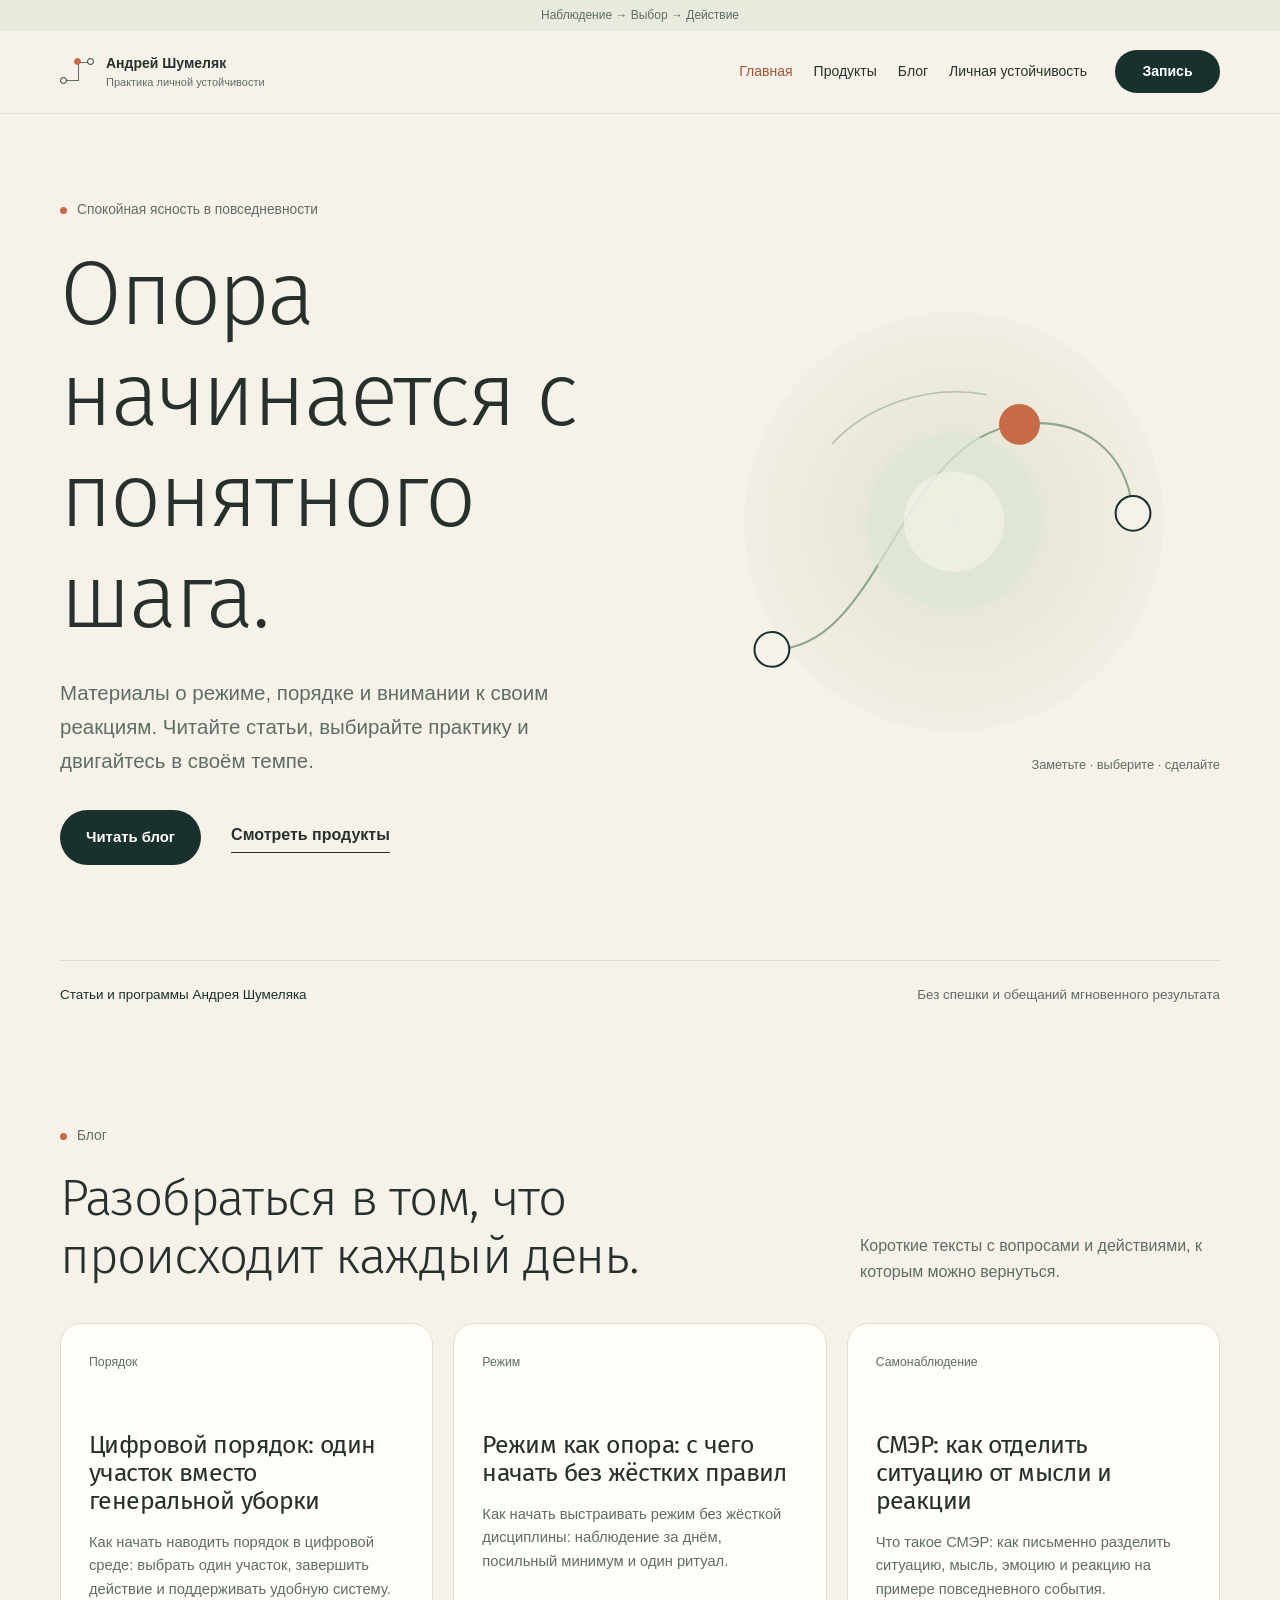
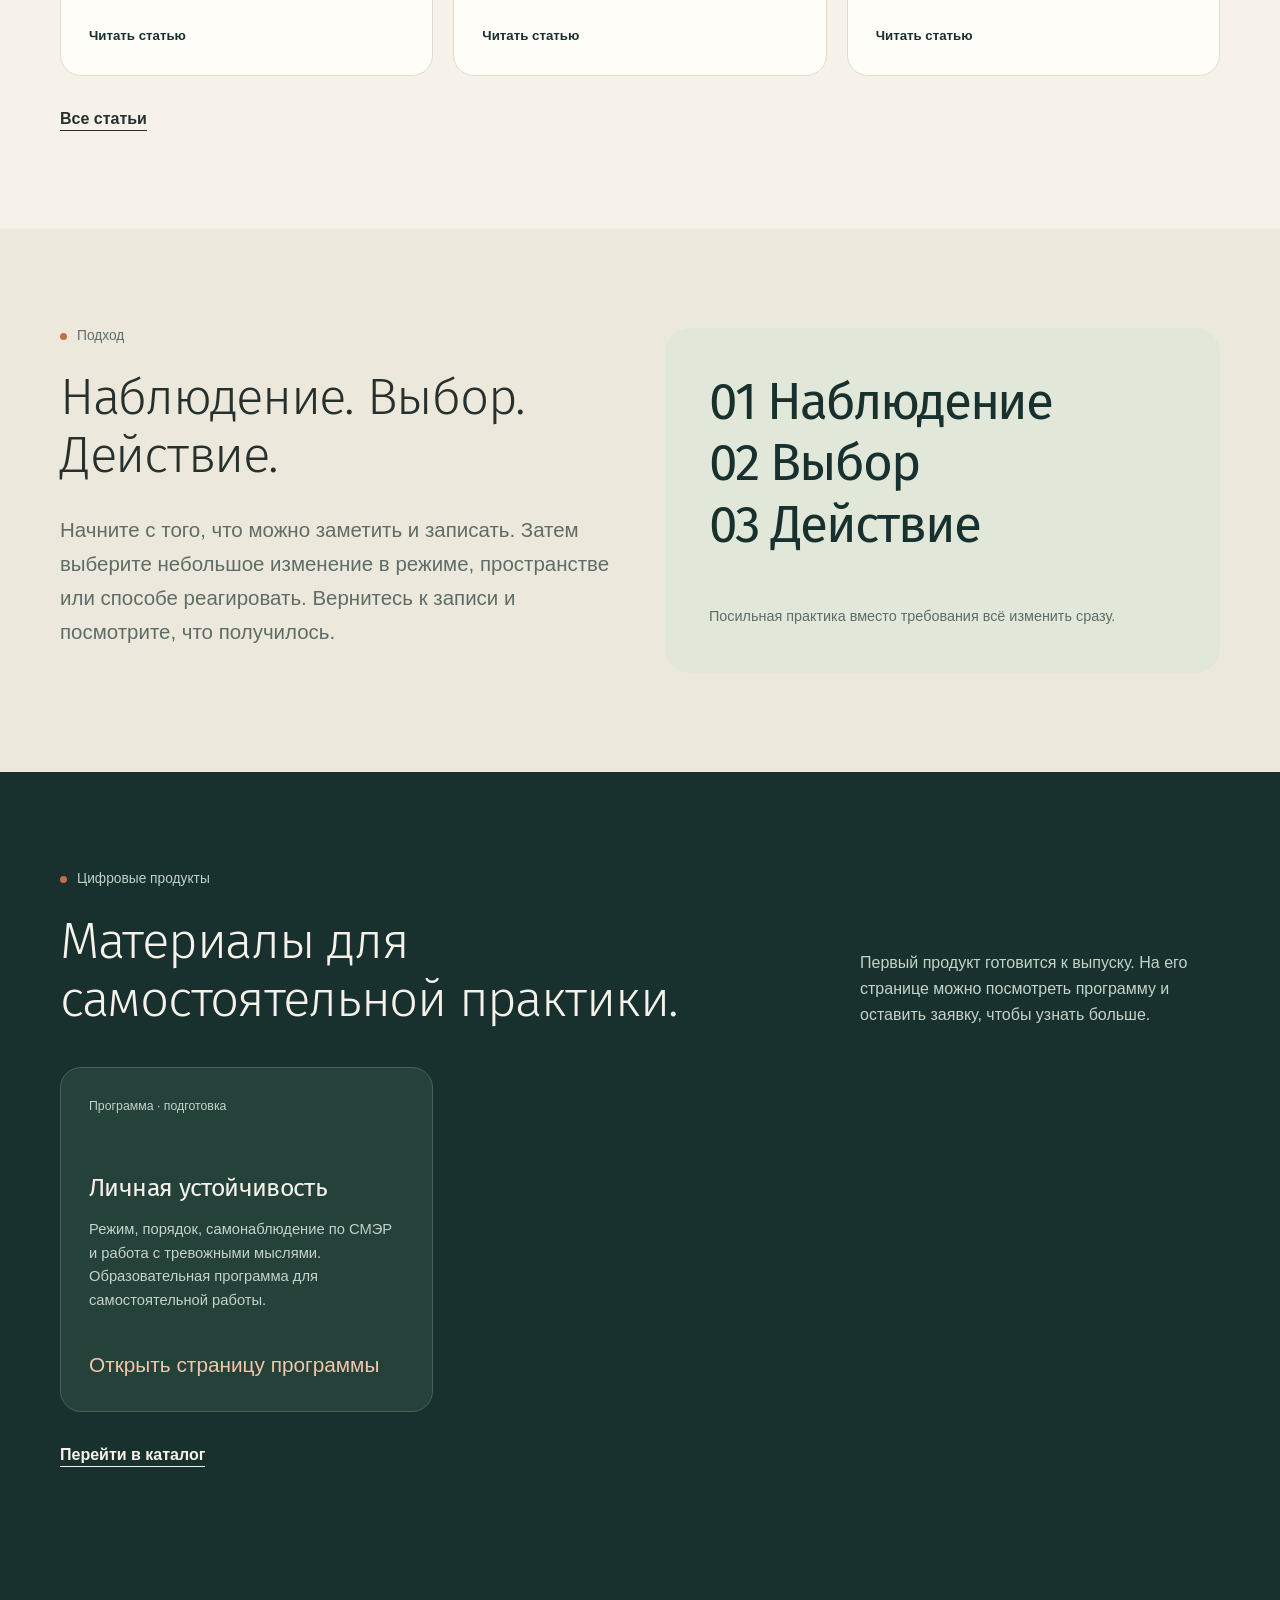
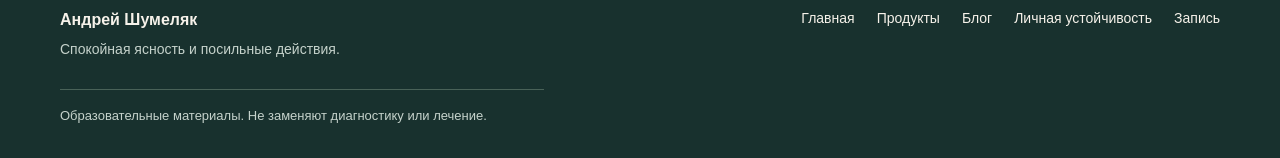
<file: hub/index.html>
<!doctype html>
<html lang="ru"><head><meta charset="utf-8"><meta name="viewport" content="width=device-width,initial-scale=1"><meta name="theme-color" content="#18312e"><meta name="description" content="Практические материалы Андрея Шумеляка о режиме, порядке и самонаблюдении. Статьи и цифровые программы для повседневной жизни."><title>Андрей Шумеляк — статьи и цифровые программы</title><link rel="stylesheet" href="assets/style.css"><link rel="canonical" href="https://shumelyakam.github.io/lichnaya-ustoychivost/hub/"><link rel="stylesheet" data-site-shell="true" href="assets/site-shell.css"><meta property="og:type" content="website"><meta property="og:title" content="Андрей Шумеляк — статьи и цифровые программы"><meta property="og:description" content="Практические материалы Андрея Шумеляка о режиме, порядке и самонаблюдении. Статьи и цифровые программы для повседневной жизни."><meta property="og:url" content="https://shumelyakam.github.io/lichnaya-ustoychivost/hub/"></head>
<body><a class="site-skip" href="#main">К содержанию</a><div class="site-topbar">Наблюдение → Выбор → Действие</div>
      <header class="site-header"><div class="site-header-inner">
        <a class="site-brand" href="index.html"><span class="site-brand-mark" aria-hidden="true"><i></i><i></i><i></i></span><span><strong>Андрей Шумеляк</strong><small>Практика личной устойчивости</small></span></a>
        <nav class="site-nav" aria-label="Основная навигация"><a href="index.html" aria-current="page">Главная</a><a href="shop/index.html">Продукты</a><a href="blog/index.html">Блог</a><a href="../index.html">Личная устойчивость</a></nav>
        <a class="site-header-cta" href="../zapis/index.html">Запись</a>
        <details class="site-mobile-menu"><summary>Меню</summary><nav aria-label="Мобильная навигация"><a href="index.html" aria-current="page">Главная</a><a href="shop/index.html">Продукты</a><a href="blog/index.html">Блог</a><a href="../index.html">Личная устойчивость</a><a href="../zapis/index.html">Запись</a></nav></details>
      </div></header><main id="main"><div class="wrap"><section class="hero" aria-labelledby="hero-title"><div class="hero-copy"><p class="eyebrow">Спокойная ясность в повседневности</p><h1 id="hero-title">Опора начинается с понятного шага.</h1><p class="lead">Материалы о режиме, порядке и внимании к своим реакциям. Читайте статьи, выбирайте практику и двигайтесь в своём темпе.</p><div class="hero-actions"><a class="button" href="blog/index.html">Читать блог </a><a class="text-link" href="shop/index.html">Смотреть продукты</a></div></div><div class="hero-art"><svg viewbox="0 0 520 500" role="img" aria-label="Абстрактный маршрут из трёх точек"><defs><radialgradient id="g"><stop stop-color="#d9e4cb"></stop><stop offset="1" stop-color="#e9dfd2" stop-opacity=".2"></stop></radialgradient></defs><circle cx="260" cy="240" r="205" fill="url(#g)"></circle><path d="M80 365c110 4 124-205 244-220 62-8 106 27 111 87" fill="none" stroke="#8ea78b" stroke-width="2"></path><path d="M141 164c32-35 91-59 151-48" fill="none" stroke="#b3c2ad" stroke-width="1.5"></path><circle cx="82" cy="365" r="17" fill="#f6f2ea" stroke="#18312e" stroke-width="2"></circle><circle cx="324" cy="145" r="20" fill="#c66b45"></circle><circle cx="435" cy="232" r="17" fill="#f6f2ea" stroke="#18312e" stroke-width="2"></circle><circle cx="260" cy="240" r="86" fill="#dfe7d7" opacity=".7"></circle><circle cx="260" cy="240" r="49" fill="#f6f2ea" opacity=".7"></circle></svg><span class="hero-caption">Заметьте · выберите · сделайте</span></div></section><div class="rule"><strong>Статьи и программы Андрея Шумеляка</strong><span>Без спешки и обещаний мгновенного результата</span></div></div>
<section class="section" id="articles"><div class="wrap"><div class="section-head"><div><p class="eyebrow">Блог</p><h2>Разобраться в том, что происходит каждый день.</h2></div><p class="lead">Короткие тексты с вопросами и действиями, к которым можно вернуться.</p></div><div class="cards"><a class="card" href="blog/poryadok-v-cifrovoy-srede.html"><div class="card-top"><span class="card-type">Порядок</span></div><h3>Цифровой порядок: один участок вместо генеральной уборки</h3><p>Как начать наводить порядок в цифровой среде: выбрать один участок, завершить действие и поддерживать удобную систему.</p><div class="card-foot">Читать статью</div></a><a class="card" href="blog/rezim-kak-opora.html"><div class="card-top"><span class="card-type">Режим</span></div><h3>Режим как опора: с чего начать без жёстких правил</h3><p>Как начать выстраивать режим без жёсткой дисциплины: наблюдение за днём, посильный минимум и один ритуал.</p><div class="card-foot">Читать статью</div></a><a class="card" href="blog/smer-samonablyudenie.html"><div class="card-top"><span class="card-type">Самонаблюдение</span></div><h3>СМЭР: как отделить ситуацию от мысли и реакции</h3><p>Что такое СМЭР: как письменно разделить ситуацию, мысль, эмоцию и реакцию на примере повседневного события.</p><div class="card-foot">Читать статью</div></a></div><p style="margin-top:30px"><a class="text-link" href="blog/index.html">Все статьи</a></p></div></section>
<section class="section soft"><div class="wrap feature"><div><p class="eyebrow">Подход</p><h2>Наблюдение. Выбор. Действие.</h2><p class="lead">Начните с того, что можно заметить и записать. Затем выберите небольшое изменение в режиме, пространстве или способе реагировать. Вернитесь к записи и посмотрите, что получилось.</p></div><div class="feature-panel"><p class="route">01 Наблюдение<br>02 Выбор<br>03 Действие</p><p>Посильная практика вместо требования всё изменить сразу.</p></div></div></section>
<section class="section dark"><div class="wrap"><div class="section-head"><div><p class="eyebrow light">Цифровые продукты</p><h2>Материалы для самостоятельной практики.</h2></div><p class="lead" style="color:#c5d3c8">Первый продукт готовится к выпуску. На его странице можно посмотреть программу и оставить заявку, чтобы узнать больше.</p></div><div class="cards"><a class="card" href="../index.html"><div class="card-top"><span class="card-type">Программа · подготовка</span></div><h3>Личная устойчивость</h3><p>Режим, порядок, самонаблюдение по СМЭР и работа с тревожными мыслями. Образовательная программа для самостоятельной работы.</p><div class="card-foot"><span>Открыть страницу программы</span></div></a></div><p style="margin-top:30px"><a class="text-link" href="shop/index.html">Перейти в каталог</a></p></div></section></main>
<footer class="site-footer"><div class="site-footer-inner"><div><strong>Андрей Шумеляк</strong><p>Спокойная ясность и посильные действия.</p></div><nav aria-label="Навигация внизу страницы"><a href="index.html" aria-current="page">Главная</a><a href="shop/index.html">Продукты</a><a href="blog/index.html">Блог</a><a href="../index.html">Личная устойчивость</a><a href="../zapis/index.html">Запись</a></nav><p class="site-disclaimer">Образовательные материалы. Не заменяют диагностику или лечение.</p></div></footer></body></html>
</file>
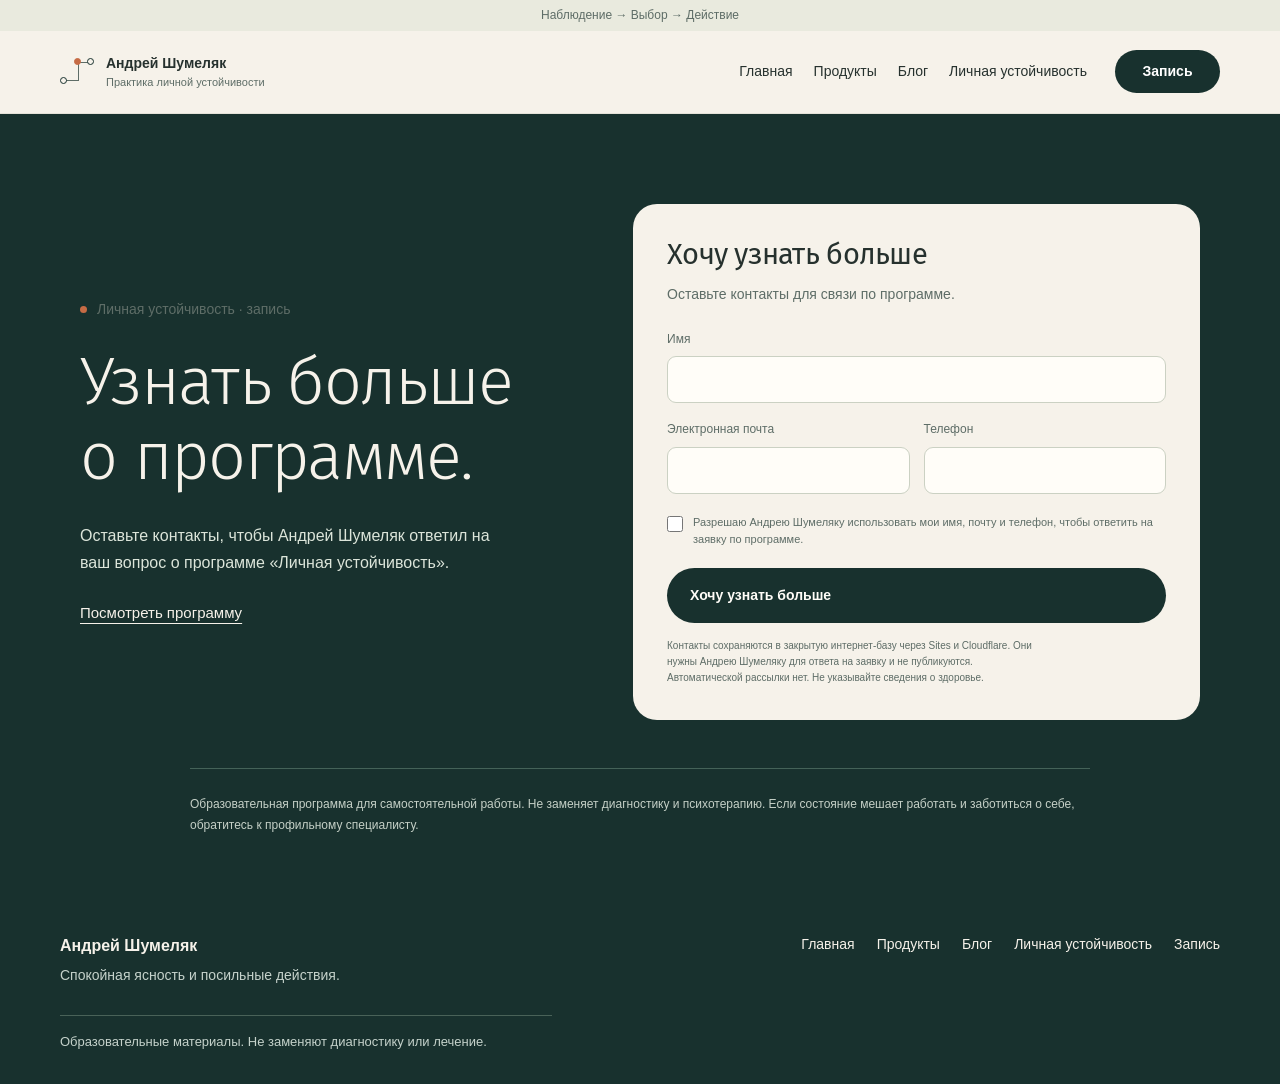
<file: zapis/index.html>
<!doctype html>
<html lang="ru"><head><meta charset="utf-8"><meta name="viewport" content="width=device-width,initial-scale=1"><meta name="theme-color" content="#18312e"><meta name="description" content="Личная устойчивость - практическая программа Андрея Шумеляка. Режим, порядок, СМЭР и самонаблюдение. Программа, материалы и форма записи."><title>Личная устойчивость | Андрей Шумеляк</title><meta http-equiv="Content-Security-Policy" content="default-src 'none'; script-src 'sha256-aBXTCPIySpcfLcHsxviOW41n7aJB1TZP3KjvAtAWPwo='; style-src 'self' 'sha256-usnbr15BhTBbUHcGVGGNVVBf5stCqo4N1dQyi8e98og='; font-src 'self'; img-src 'self' data:; connect-src https://lichnaya-ustoychivost-zapis.smallpearl3.chatgpt.site; form-action https://lichnaya-ustoychivost-zapis.smallpearl3.chatgpt.site; base-uri 'none'; object-src 'none'">
<style>
@font-face{font-family:"Fira Sans";src:url("../hub/assets/fonts/FiraSans-Light.woff2") format("woff2");font-style:normal;font-weight:300;font-display:swap}@font-face{font-family:"Fira Sans";src:url("../hub/assets/fonts/FiraSans-Regular.woff2") format("woff2");font-style:normal;font-weight:400;font-display:swap}@font-face{font-family:"Fira Sans";src:url("../hub/assets/fonts/FiraSans-Medium.woff2") format("woff2");font-style:normal;font-weight:500;font-display:swap}
:root{--paper:#f6f2ea;--forest:#18312e;--ink:#26312e;--muted:#5e6d67;--sage:#7b9172;--sand:#e9dfd2;--clay:#c66b45;--peach:#e8b99a;--line:#d8ddd1;--white:#fffdf8}
*{box-sizing:border-box}html{scroll-behavior:smooth;scroll-padding-top:105px}body{margin:0;background:var(--paper);color:var(--ink);font:16px/1.65 Arial,sans-serif;-webkit-font-smoothing:antialiased}a{color:inherit}button,input{font:inherit}button,a,input,summary{-webkit-tap-highlight-color:transparent}a:focus-visible,button:focus-visible,input:focus-visible,summary:focus-visible{outline:3px solid var(--clay);outline-offset:5px}h1,h2,h3,p{margin:0}h1,h2,h3{font-family:"Fira Sans",Arial,sans-serif;line-height:1.13;letter-spacing:-.025em}h1,h2{font-weight:300}h3{font-weight:400}h1{font-size:clamp(52px,6vw,76px);max-width:760px}h2{font-size:clamp(35px,4.6vw,58px)}h3{font-size:27px;letter-spacing:-.025em;line-height:1.2}p{max-width:68ch}.container{width:min(1120px,calc(100% - 72px));margin-inline:auto}.section{padding-block:100px}.kicker{display:flex;align-items:center;gap:10px;font-size:14px;color:var(--muted);margin-bottom:24px}.kicker:before{content:"";width:7px;height:7px;border-radius:50%;background:var(--clay);flex-shrink:0}.section-head{text-align:center;max-width:760px;margin:0 auto 50px}.section-head p{font-size:18px;color:var(--muted);margin:24px auto 0;max-width:54ch}.section-head .kicker{justify-content:center}svg{display:block}.icon{width:30px;height:30px;fill:none;stroke:currentColor;stroke-width:1.5;stroke-linecap:round;stroke-linejoin:round}.sprite{position:absolute;width:0;height:0;overflow:hidden}.button{display:inline-flex;justify-content:center;align-items:center;gap:28px;min-height:56px;padding:15px 27px;border:1px solid transparent;border-radius:100px;background:var(--forest);color:var(--white);font-size:15px;font-weight:600;text-decoration:none;cursor:pointer;transition:background .2s,transform .2s}.button:hover{background:#2d5048;transform:translateY(-2px)}.button.warm{background:var(--peach);color:var(--forest)}.button.warm:hover{background:#f2c9ac}.text-link{text-underline-offset:5px;font-size:15px}.small{font-size:13px;color:var(--muted)}.topline{background:#e9eade;text-align:center;color:var(--muted);font-size:12px;padding:9px 20px;letter-spacing:.025em}.nav-shell{position:sticky;top:0;z-index:20;background:var(--paper);border-bottom:1px solid #e4e2d8}.nav{height:82px;display:flex;justify-content:space-between;align-items:center;gap:20px}.brand{display:flex;align-items:center;gap:11px;text-decoration:none;line-height:1.3;flex-shrink:0}.brand svg{width:34px;height:30px}.brand strong{display:block;font-size:14px}.brand span{display:block;font-size:11px;color:var(--muted);margin-top:3px}.nav-links{display:flex;gap:28px;align-items:center;font-size:13px}.nav-links a{text-decoration:none}.nav-links a:hover{color:var(--clay)}.nav .button{min-height:41px;font-size:12px;padding:10px 20px}.hero{padding:84px 0 54px;display:grid;grid-template-columns:1.15fr .85fr;gap:20px;align-items:center}.hero-copy{position:relative;z-index:1}.hero p.intro{font-size:19px;line-height:1.7;margin:30px 0 28px;max-width:48ch;color:var(--muted)}.hero .small{margin-top:16px}.hero-actions{display:flex;align-items:center;gap:22px;flex-wrap:wrap}.hero-art{position:relative;min-width:0;align-self:stretch;display:flex;align-items:center;justify-content:center}.hero-art>svg{width:125%;max-width:none;margin-left:-8%;overflow:visible}.orb-float{animation:orb-float 7s ease-in-out infinite}.hero-meta{display:flex;gap:10px;flex-wrap:wrap;margin-top:28px}.tag{border:1px solid var(--line);padding:6px 13px;border-radius:100px;font-size:12px;color:var(--muted)}.bridge{display:flex;justify-content:space-between;gap:24px;padding:26px 0;border-top:1px solid var(--line);border-bottom:1px solid var(--line);font-size:13px;color:var(--muted)}.bridge strong{font-weight:400;color:var(--forest)}.situations{display:grid;grid-template-columns:repeat(3,1fr);gap:20px}.situation{background:#eeeede;border:1px solid #e3e4d7;border-radius:22px;padding:30px}.situation .icon{color:var(--sage);margin-bottom:29px}.situation h3{font-size:24px;margin-bottom:14px}.situation p{font-size:15px;color:var(--muted)}.note{text-align:center;max-width:700px;margin:32px auto 0;color:var(--muted);font-size:15px}.method{background:var(--forest);color:var(--paper);position:relative;overflow:hidden}.method .section-head p{color:#c1cec3}.method .kicker{color:#c1cec3}.method-grid{display:grid;grid-template-columns:1fr 1fr 1fr;position:relative;gap:54px}.method-step{position:relative}.method-step:after{content:"";position:absolute;top:25px;left:70px;width:calc(100% - 55px);border-top:1px solid #527166}.method-step:last-child:after{display:none}.node{width:52px;height:52px;display:grid;place-items:center;border:1px solid #668176;border-radius:50%;color:var(--peach);background:var(--forest);margin-bottom:30px;font-family:"Fira Sans",Arial,sans-serif;font-size:23px}.method-step h3{font-size:29px;margin-bottom:16px}.method-step p{color:#c1cec3;font-size:15px}.method-footer{margin-top:50px;padding-top:26px;border-top:1px solid #446258;text-align:center;font-size:14px;color:#c1cec3}.program{display:grid;grid-template-columns:1fr 1fr;gap:22px}.module{background:var(--white);border:1px solid #deded2;border-radius:25px;padding:32px 34px;display:flex;flex-direction:column;min-width:0}.module-head{display:flex;align-items:center;justify-content:space-between;gap:16px;margin-bottom:26px}.step-num{font-family:"Fira Sans",Arial,sans-serif;font-size:20px;color:var(--sage)}.module .icon{color:var(--sage)}.module h3{font-size:29px;margin-bottom:18px}.module ul{padding-left:18px;margin:0 0 26px;color:var(--muted);font-size:15px}.module li+li{margin-top:7px}.module-foot{border-top:1px solid var(--line);padding-top:16px;font-size:13px;color:var(--forest);margin-top:auto}.program-tail{display:flex;gap:20px;align-items:flex-start;background:#e7eadf;border-radius:18px;padding:24px 28px;margin-top:24px}.program-tail .icon{flex-shrink:0;color:var(--sage)}.program-tail p{font-size:15px}.program-tail strong{display:block;margin-bottom:5px}.materials{background:#ede7dc;overflow:hidden}.material-layout{display:grid;grid-template-columns:.9fr 1.1fr;gap:84px;align-items:center}.material-copy p{font-size:17px;color:var(--muted);margin:24px 0}.material-copy .text-link{display:inline-block;margin-top:9px}.paper-stack{position:relative;padding:20px 0 25px}.paper-stack:before{content:"";position:absolute;inset:16px -4px 17px 10px;border-radius:7px;background:#d0d6c5;transform:rotate(5deg)}.worksheet{position:relative;background:var(--white);box-shadow:0 20px 55px #18312e12;border-radius:7px;padding:38px;transform:rotate(-2deg)}.worksheet-top{display:flex;justify-content:space-between;gap:20px;border-bottom:1px solid var(--line);padding-bottom:17px;color:var(--muted);font-size:11px}.worksheet h3{font-size:31px;margin:28px 0 12px}.worksheet p{color:var(--muted);font-size:14px}.worksheet ol{counter-reset:item;padding:0;margin:26px 0;list-style:none}.worksheet li{display:flex;gap:15px;align-items:flex-start;padding:14px 0;border-bottom:1px solid #e1e4d9;font-size:14px;line-height:1.5}.worksheet li:before{counter-increment:item;content:"0" counter(item);color:var(--sage);font-family:"Fira Sans",Arial,sans-serif;flex-shrink:0}.worksheet-label{font-size:10px;color:var(--muted);letter-spacing:.04em}.includes{display:grid;grid-template-columns:repeat(3,1fr);gap:36px}.included{padding:0 0 24px;border-bottom:1px solid var(--line)}.included .icon{color:var(--sage);margin-bottom:20px}.included h3{font-size:25px;margin-bottom:14px}.included p{font-size:15px;color:var(--muted)}.author{padding:48px;border:1px solid var(--line);border-radius:25px;display:grid;grid-template-columns:160px 1fr;align-items:center;gap:40px;margin-top:70px}.monogram{width:136px;height:136px;background:#dce2d3;border-radius:50%;display:grid;place-items:center;font-family:"Fira Sans",Arial,sans-serif;font-size:46px;color:var(--forest);letter-spacing:-.07em}.author h3{font-size:29px;margin-bottom:16px}.author p{color:var(--muted);font-size:15px;max-width:64ch}.author-label{font-size:12px;color:var(--muted);margin-bottom:10px}.faq-section{padding-top:0}.faq{max-width:840px;margin:auto}.faq details{border-bottom:1px solid var(--line)}.faq summary{display:flex;justify-content:space-between;gap:25px;padding:25px 0;list-style:none;cursor:pointer;font-size:18px;line-height:1.4}.faq summary::-webkit-details-marker{display:none}.faq summary:after{content:"+";font-size:25px;font-weight:400;color:var(--sage);line-height:1;flex-shrink:0}.faq details[open] summary:after{content:"−"}.faq details p{padding:0 40px 25px 0;color:var(--muted);font-size:15px}.closing{background:var(--forest);color:var(--paper);padding:90px 0}.closing-grid{display:grid;grid-template-columns:1fr 1fr;gap:90px;align-items:start}.closing h2{font-size:clamp(38px,4.5vw,57px);margin-bottom:25px}.closing .kicker{color:#bdcfc3}.closing-copy>p{color:#bdcfc3;font-size:17px;margin-bottom:25px}.closing-list{list-style:none;padding:0;color:#bdcfc3;font-size:14px}.closing-list li{margin:12px 0;display:flex;gap:12px;align-items:baseline}.closing-list li:before{content:"✓";color:var(--peach)}.signup{scroll-margin-top:105px;background:var(--paper);color:var(--ink);padding:34px;border-radius:24px;min-width:0}.signup h3{font-size:29px;margin-bottom:10px}.signup>p{font-size:14px;color:var(--muted);margin-bottom:24px}.lead-fields{display:grid;grid-template-columns:1fr 1fr;gap:17px 14px}.lead-fields .lead-field:first-child{grid-column:1/-1}.lead-field{display:flex;flex-direction:column;font-size:12px;gap:7px;color:var(--muted);min-width:0}.lead-field input{width:100%;min-width:0;border:1px solid #cbd1c3;background:var(--white);border-radius:9px;height:47px;padding:10px 12px;color:var(--ink);font-size:16px}.lead-field input[aria-invalid=true]{border-color:#9b4538}.field-error{color:#9b4538;font-size:12px}.field-error:empty{display:none}.primary.form-submit{display:flex;align-items:center;justify-content:space-between;gap:16px;width:100%;background:var(--forest);color:var(--white);border:0;border-radius:100px;padding:16px 23px;cursor:pointer;font-size:14px;font-weight:600;min-height:55px}.primary.form-submit:disabled{opacity:.65;cursor:wait}.primary.form-submit:hover{background:#2d5048}.consent{display:flex;gap:10px;align-items:flex-start;font-size:11px;line-height:1.55;color:var(--muted);margin:20px 0}.consent input{flex-shrink:0;width:16px;height:16px;accent-color:var(--forest);margin:2px 0 0}.form-note{font-size:10px;line-height:1.6;color:var(--muted);margin-top:15px}.form-status{font-size:13px;line-height:1.6;margin-top:15px}.form-status:empty{display:none}.form-status[data-state=success]{padding:14px;background:#dfe7d9;border-left:3px solid var(--sage)}.form-status[data-state=error]{padding:14px;background:#f0ded4;border-left:3px solid #9b4538}.spam-trap{position:absolute;width:1px;height:1px;overflow:hidden;clip-path:inset(50%)}.closing-boundary{max-width:900px;font-size:12px;color:#bdcfc3;border-top:1px solid #446258;margin-top:50px;padding-top:25px;line-height:1.7}.footer{display:flex;align-items:center;justify-content:space-between;gap:30px;flex-wrap:wrap;padding:30px 0;color:var(--muted);font-size:12px}.footer a{text-underline-offset:4px}.footer nav{display:flex;gap:22px}.skip-link{position:absolute;top:-80px;left:20px;z-index:40;background:var(--white);color:var(--forest);padding:10px 16px}.skip-link:focus{top:10px}
@keyframes orb-float{0%,100%{transform:translateY(0)}50%{transform:translateY(-12px)}}.motion .reveal{opacity:0;transform:translateY(18px);transition:opacity .65s ease,transform .65s ease}.motion .reveal.visible{opacity:1;transform:none}
@media(min-width:1500px){.hero{padding-block:105px 75px}}
@media(max-width:1000px){.container{width:calc(100% - 48px)}.hero{gap:0}.hero h1{font-size:62px}.hero-art>svg{width:118%;margin-left:-5%}.nav-links{gap:18px}.material-layout{gap:45px}.closing-grid{gap:40px}.signup{padding:28px}.lead-fields{grid-template-columns:1fr}.section{padding-block:80px}}
@media(max-width:760px){html{scroll-padding-top:85px}.container{width:calc(100% - 40px)}.topline{font-size:10px;padding-block:8px}.nav{height:68px;gap:12px}.brand strong{font-size:12px}.brand span{font-size:10px}.brand svg{width:28px}.nav-links{display:none}.nav .button{font-size:11px;padding:8px 15px;min-height:37px}.hero{grid-template-columns:1fr;padding:48px 0 24px}.hero h1{font-size:clamp(46px,9.5vw,64px);letter-spacing:-.045em}.hero p.intro{font-size:17px;margin-block:24px}.hero-art{max-width:480px;justify-self:center;width:100%;margin-top:10px}.hero-art>svg{width:100%;margin:0}.hero .small{font-size:11px}.hero-meta{gap:7px;margin-top:22px}.tag{font-size:11px;padding:5px 10px}.hero-actions{gap:20px}.hero-actions .button{font-size:14px;min-height:53px}.hero-actions .text-link{font-size:13px}.bridge{font-size:11px;padding-block:20px;gap:15px;line-height:1.5}.bridge span{max-width:50%}.section{padding-block:65px}.section-head{margin-bottom:34px}.section-head p{font-size:16px;margin-top:20px}.section-head .kicker{margin-bottom:18px}.situations,.method-grid,.program,.material-layout,.includes,.closing-grid{grid-template-columns:1fr}.situations{gap:13px}.situation{padding:26px;display:grid;grid-template-columns:30px 1fr;gap:0 20px}.situation .icon{grid-row:1/3;margin:0}.situation h3{font-size:23px}.situation p{font-size:14px}.method-grid{gap:32px}.method-step{display:grid;grid-template-columns:48px 1fr;gap:0 20px}.node{width:46px;height:46px;grid-row:1/3;margin:0}.method-step:after{top:57px;left:23px;width:0;height:calc(100% - 25px);border-top:0;border-left:1px solid #527166}.method-step h3{font-size:27px;margin-bottom:11px}.method-footer{margin-top:35px}.module{padding:27px}.module h3{font-size:27px}.module-head{margin-bottom:18px}.program-tail{padding:22px;gap:14px}.material-layout{gap:30px}.material-copy p{font-size:16px}.worksheet{padding:28px}.worksheet h3{font-size:28px}.worksheet-top{font-size:10px}.includes{gap:27px}.included{display:grid;grid-template-columns:30px 1fr;gap:0 20px}.included .icon{grid-row:1/3}.included p{font-size:14px}.author{grid-template-columns:1fr;padding:28px;gap:22px;margin-top:45px}.monogram{width:72px;height:72px;font-size:28px}.author h3{font-size:26px}.faq-section{padding-top:0}.faq summary{font-size:16px;padding:22px 0}.closing{padding:65px 0}.closing-grid{gap:30px}.signup{padding:25px;scroll-margin-top:85px}.lead-fields{grid-template-columns:1fr 1fr}.closing-boundary{margin-top:35px}.footer{font-size:11px;gap:15px;padding-block:26px}.kicker{font-size:12px}}
@media(max-width:420px){.lead-fields{grid-template-columns:1fr}.hero-actions{gap:16px}.hero-actions .button{padding-inline:20px}.hero-actions .text-link{font-size:12px}.signup{padding:23px}.worksheet{padding:24px}.worksheet-top{gap:10px}}
@media(prefers-reduced-motion:reduce){html{scroll-behavior:auto}*,*:before,*:after{animation:none!important;transition:none!important}.motion .reveal{opacity:1;transform:none}}

.recording-section{min-height:calc(100vh - 165px);padding:90px 0 55px;background:var(--forest);color:var(--paper)}.recording-grid{display:grid;grid-template-columns:.92fr 1.08fr;gap:70px;align-items:center}.recording-copy h1{font-size:clamp(50px,5.2vw,72px);margin:24px 0 28px;color:var(--paper)}.recording-copy .intro{max-width:440px;color:#dce5da}.recording-copy .text-link{display:inline-block;margin-top:25px;color:var(--paper)}.recording-section .signup{background:var(--paper)}.recording-section .closing-boundary{color:#c5d0c7;margin-top:48px}@media(max-width:900px){.recording-grid{grid-template-columns:1fr;gap:42px}.recording-section{padding-top:60px}.recording-copy h1{font-size:clamp(46px,9.5vw,64px)}}@media(max-width:560px){.recording-section{padding-top:42px}.recording-grid{gap:30px}.recording-copy h1{font-size:clamp(42px,10vw,54px)}}</style><link rel="canonical" href="https://shumelyakam.github.io/lichnaya-ustoychivost/zapis/"><link rel="stylesheet" data-site-shell="true" href="../hub/assets/site-shell.css"><meta property="og:type" content="website"><meta property="og:title" content="Личная устойчивость | Андрей Шумеляк"><meta property="og:description" content="Личная устойчивость - практическая программа Андрея Шумеляка. Режим, порядок, СМЭР и самонаблюдение. Программа, материалы и форма записи."><meta property="og:url" content="https://shumelyakam.github.io/lichnaya-ustoychivost/zapis/"></head><body>
<a class="site-skip" href="#main">К содержанию</a><div class="site-topbar">Наблюдение → Выбор → Действие</div>
      <header class="site-header"><div class="site-header-inner">
        <a class="site-brand" href="../hub/index.html"><span class="site-brand-mark" aria-hidden="true"><i></i><i></i><i></i></span><span><strong>Андрей Шумеляк</strong><small>Практика личной устойчивости</small></span></a>
        <nav class="site-nav" aria-label="Основная навигация"><a href="../hub/index.html">Главная</a><a href="../hub/shop/index.html">Продукты</a><a href="../hub/blog/index.html">Блог</a><a href="../index.html">Личная устойчивость</a></nav>
        <a class="site-header-cta" href="index.html">Запись</a>
        <details class="site-mobile-menu"><summary>Меню</summary><nav aria-label="Мобильная навигация"><a href="../hub/index.html">Главная</a><a href="../hub/shop/index.html">Продукты</a><a href="../hub/blog/index.html">Блог</a><a href="../index.html">Личная устойчивость</a><a href="index.html">Запись</a></nav></details>
      </div></header><svg class="sprite" aria-hidden="true"><defs>
<symbol id="i-sun" viewbox="0 0 32 32"><circle cx="16" cy="16" r="7"></circle><path d="M16 2v4m0 20v4M2 16h4m20 0h4M6 6l3 3m14 14 3 3M26 6l-3 3M9 23l-3 3"></path></symbol>
<symbol id="i-grid" viewbox="0 0 32 32"><rect x="4" y="4" width="9" height="9" rx="2"></rect><rect x="19" y="4" width="9" height="9" rx="2"></rect><rect x="4" y="19" width="9" height="9" rx="2"></rect><path d="M19 24h10m-5-5v10"></path></symbol>
<symbol id="i-thought" viewbox="0 0 32 32"><path d="M5 26V11a7 7 0 0 1 7-7h10a5 5 0 0 1 5 5v12a5 5 0 0 1-5 5h-9l-7 3zM10 12h12m-12 5h8"></path></symbol>
<symbol id="i-book" viewbox="0 0 32 32"><path d="M5 5h16a5 5 0 0 1 5 5v17H10a5 5 0 0 1-5-5zm0 17a5 5 0 0 1 5-5h16M11 8v5m4-4h7"></path></symbol>
<symbol id="i-route" viewbox="0 0 32 32"><circle cx="5" cy="25" r="3"></circle><circle cx="16" cy="16" r="3"></circle><circle cx="27" cy="6" r="3"></circle><path d="M8 25h8v-6m3-3h8V9"></path></symbol>
<symbol id="i-check" viewbox="0 0 32 32"><rect x="5" y="4" width="22" height="25" rx="3"></rect><path d="m10 12 3 3 7-7m-10 15h12"></path></symbol>
</defs></svg>
<main id="main"><section class="recording-section" id="top"><div class="container recording-grid"><div class="recording-copy"><p class="kicker">Личная устойчивость · запись</p><h1>Узнать больше<br>о программе.</h1><p class="intro">Оставьте контакты, чтобы Андрей Шумеляк ответил на ваш вопрос о программе «Личная устойчивость».</p><a class="text-link" href="../index.html">Посмотреть программу</a></div><div class="signup" id="interest"><h3>Хочу узнать больше</h3><p>Оставьте контакты для связи по программе.</p><form id="interest-form" action="https://lichnaya-ustoychivost-zapis.smallpearl3.chatgpt.site/api/leads" method="post"><div class="lead-fields"><label class="lead-field" for="first-name">Имя<input id="first-name" name="first_name" autocomplete="given-name" maxlength="80" required aria-describedby="first-name-error"><span id="first-name-error" class="field-error"></span></label><label class="lead-field" for="email">Электронная почта<input id="email" name="email" type="email" autocomplete="email" maxlength="254" required aria-describedby="email-error"><span id="email-error" class="field-error"></span></label><label class="lead-field" for="phone">Телефон<input id="phone" name="phone" type="tel" autocomplete="tel" inputmode="tel" maxlength="40" required aria-describedby="phone-error"><span id="phone-error" class="field-error"></span></label></div><div class="spam-trap" aria-hidden="true"><label for="website">Сайт<input id="website" name="website" type="text" tabindex="-1" autocomplete="off"></label></div><label class="consent"><input id="consent" type="checkbox" required> Разрешаю Андрею Шумеляку использовать мои имя, почту и телефон, чтобы ответить на заявку по программе.</label><button class="primary form-submit" type="submit">Хочу узнать больше </button><p class="form-note">Контакты сохраняются в закрытую интернет-базу через Sites и Cloudflare. Они нужны Андрею Шумеляку для ответа на заявку и не публикуются. Автоматической рассылки нет. Не указывайте сведения о здоровье.</p><p id="form-status" class="form-status" role="status" aria-live="polite" tabindex="-1"></p></form></div></div><p class="container closing-boundary">Образовательная программа для самостоятельной работы. Не заменяет диагностику и психотерапию. Если состояние мешает работать и заботиться о себе, обратитесь к профильному специалисту.</p></section></main><script>if('IntersectionObserver' in window&&!window.matchMedia('(prefers-reduced-motion: reduce)').matches){document.documentElement.classList.add('motion');const observer=new IntersectionObserver(entries=>entries.forEach(entry=>{if(entry.isIntersecting){entry.target.classList.add('visible');observer.unobserve(entry.target)}}),{threshold:.08});document.querySelectorAll('.reveal').forEach(el=>observer.observe(el));}
const interestForm=document.getElementById('interest-form');
const formStatus=document.getElementById('form-status');
const submitButton=interestForm.querySelector('button[type=submit]');
const fields=[['first_name','first-name'],['email','email'],['phone','phone']];
let pending=false,submissionId=crypto.randomUUID(),previousData='';
interestForm.addEventListener('submit',async event=>{
  event.preventDefault();
  if(pending||!interestForm.reportValidity())return;
  fields.forEach(([,id])=>{document.getElementById(id).removeAttribute('aria-invalid');document.getElementById(id+'-error').textContent='';});
  const payload=Object.fromEntries(fields.map(([key,id])=>[key,document.getElementById(id).value.trim()]));
  const fingerprint=JSON.stringify(payload);
  if(previousData&&previousData!==fingerprint)submissionId=crypto.randomUUID();
  previousData=fingerprint;payload.submission_id=submissionId;payload.consent=document.getElementById("consent").checked;payload.website=document.getElementById("website").value;
  pending=true;submitButton.disabled=true;interestForm.setAttribute('aria-busy','true');
  formStatus.textContent='Сохраняем заявку…';formStatus.dataset.state='pending';
  const controller=new AbortController();const timer=setTimeout(()=>controller.abort(),15000);
  try{
    const response=await fetch("https://lichnaya-ustoychivost-zapis.smallpearl3.chatgpt.site/api/leads",{method:'POST',headers:{'Content-Type':'application/json'},body:JSON.stringify(payload),signal:controller.signal});
    const result=await response.json();
    if(!response.ok||result.ok!==true){
      fields.forEach(([key,id])=>{if(result.fields?.[key]){document.getElementById(id).setAttribute('aria-invalid','true');document.getElementById(id+'-error').textContent=result.fields[key];}});
      throw new Error(result.error||'Не удалось сохранить заявку. Попробуйте ещё раз.');
    }
    interestForm.reset();submissionId=crypto.randomUUID();previousData='';
    formStatus.dataset.state='success';formStatus.textContent='Заявка сохранена. Ваши контакты переданы Андрею Шумеляку для связи по программе.';
  }catch(error){formStatus.dataset.state='error';formStatus.textContent=error.name==='AbortError'?'Сервер не ответил вовремя. Данные остались в форме - повторите отправку.':error instanceof TypeError?'Нет связи с сервером. Проверьте интернет и повторите отправку.':error.message;}
  finally{clearTimeout(timer);pending=false;submitButton.disabled=false;interestForm.removeAttribute('aria-busy');formStatus.focus();}
});
</script><footer class="site-footer"><div class="site-footer-inner"><div><strong>Андрей Шумеляк</strong><p>Спокойная ясность и посильные действия.</p></div><nav aria-label="Навигация внизу страницы"><a href="../hub/index.html">Главная</a><a href="../hub/shop/index.html">Продукты</a><a href="../hub/blog/index.html">Блог</a><a href="../index.html">Личная устойчивость</a><a href="index.html">Запись</a></nav><p class="site-disclaimer">Образовательные материалы. Не заменяют диагностику или лечение.</p></div></footer></body></html>
</file>
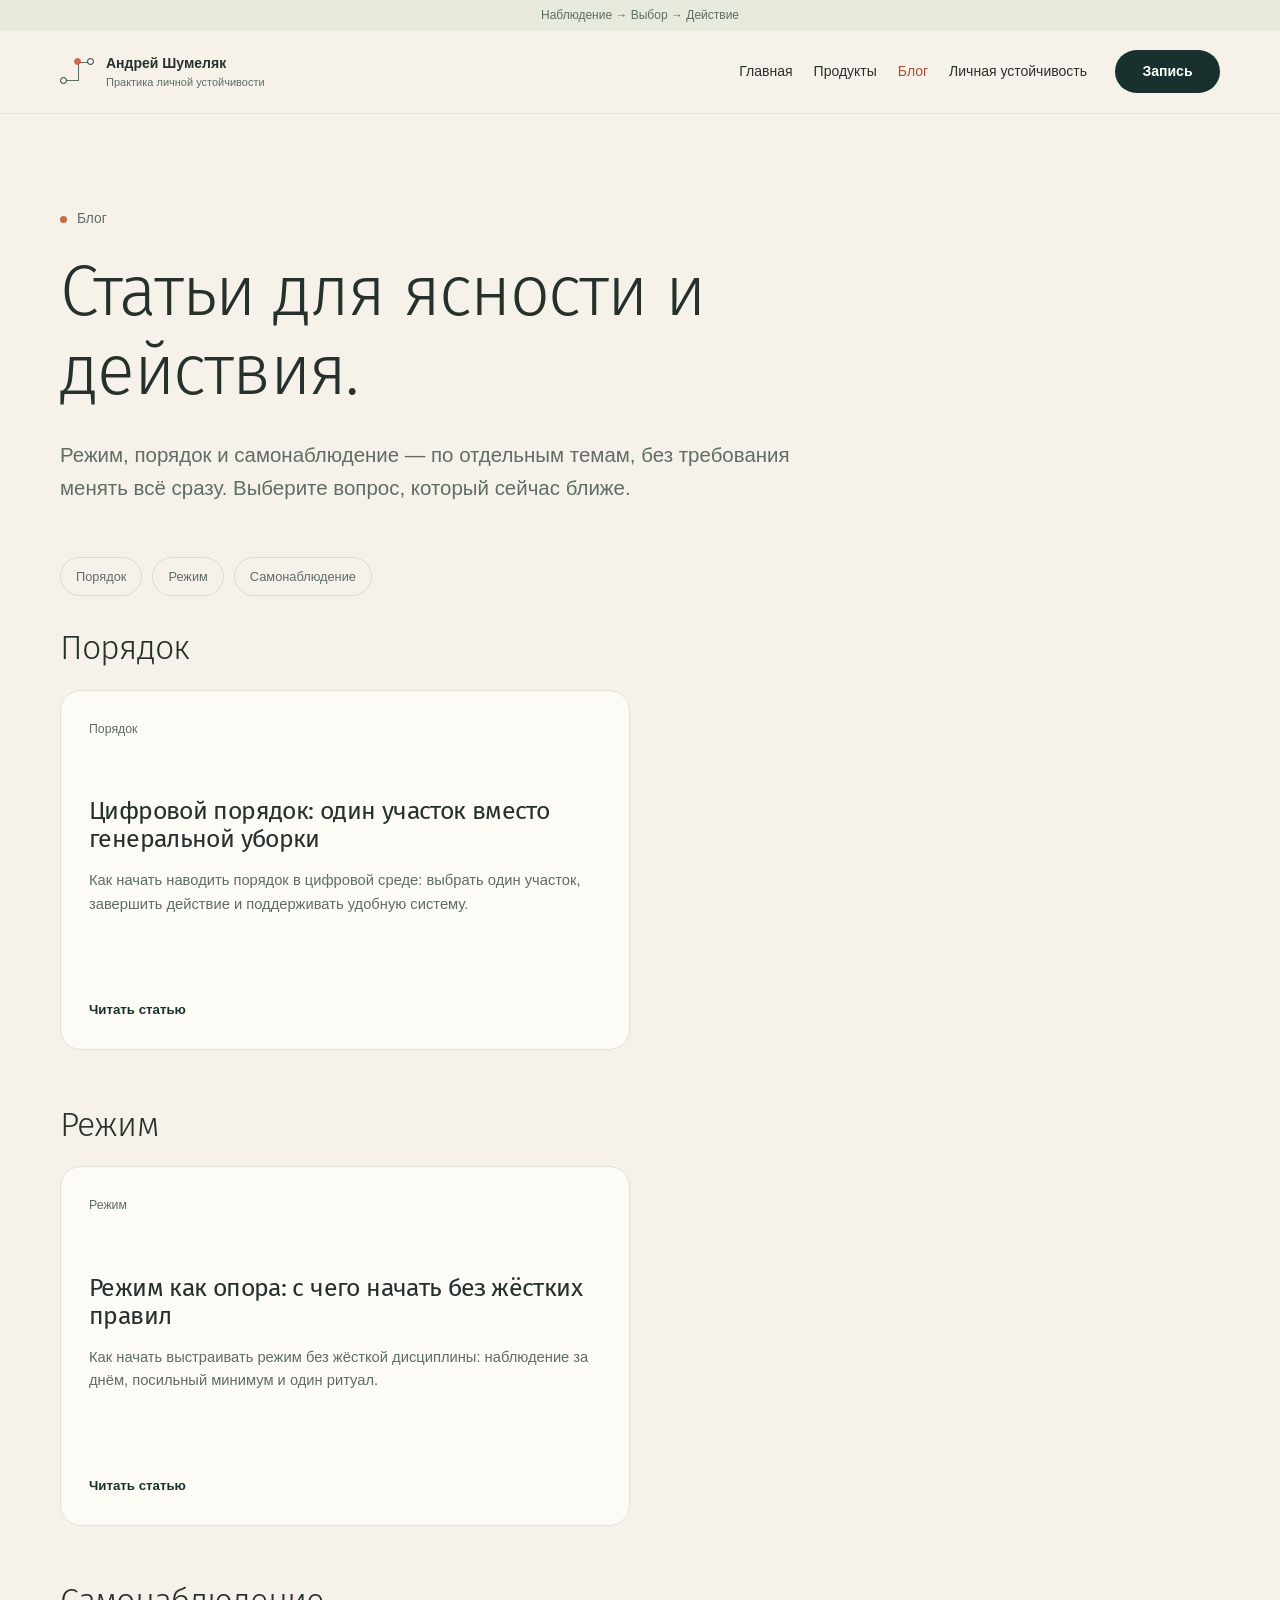
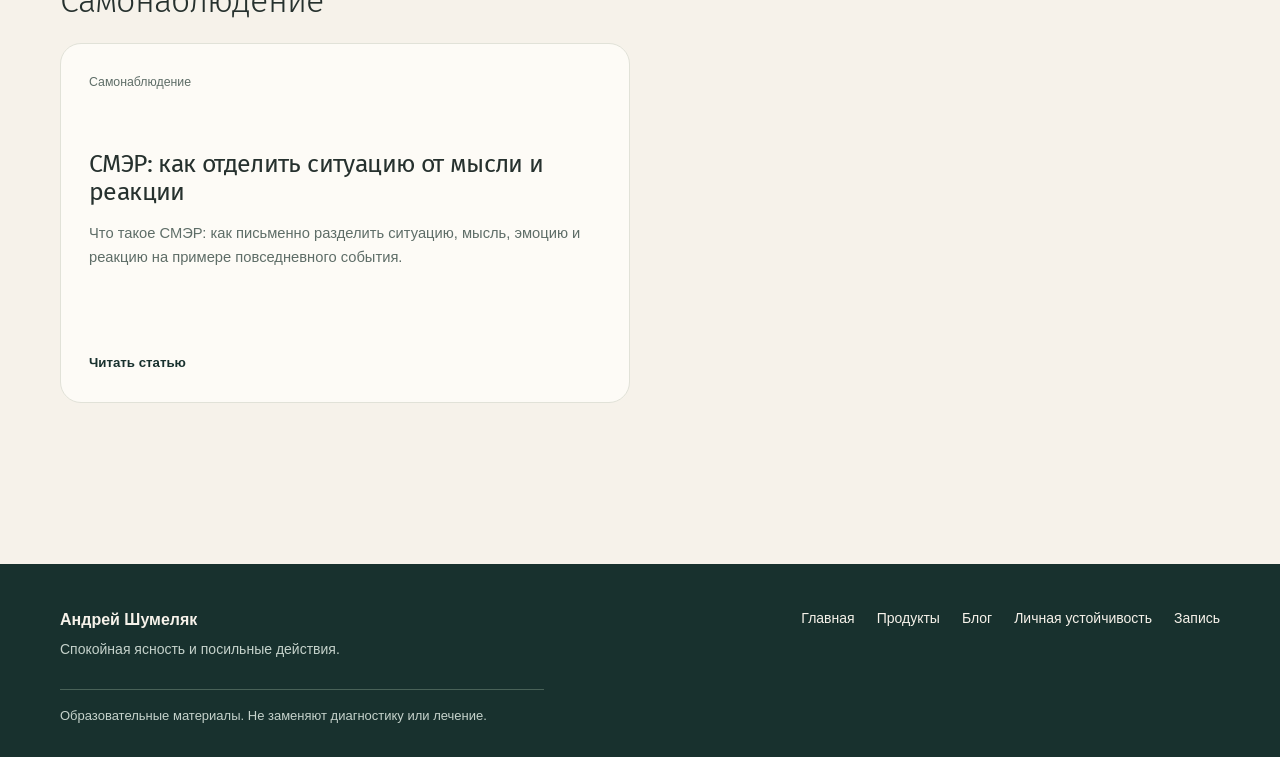
<file: hub/blog/index.html>
<!doctype html>
<html lang="ru"><head><meta charset="utf-8"><meta name="viewport" content="width=device-width,initial-scale=1"><meta name="theme-color" content="#18312e"><meta name="description" content="Статьи Андрея Шумеляка о режиме, цифровом порядке и самонаблюдении. Практические шаги для повседневной жизни."><title>Блог о личной устойчивости | Андрей Шумеляк</title><link rel="stylesheet" href="../assets/style.css"><link rel="canonical" href="https://shumelyakam.github.io/lichnaya-ustoychivost/hub/blog/"><link rel="stylesheet" data-site-shell="true" href="../assets/site-shell.css"><meta property="og:type" content="website"><meta property="og:title" content="Блог о личной устойчивости | Андрей Шумеляк"><meta property="og:description" content="Статьи Андрея Шумеляка о режиме, цифровом порядке и самонаблюдении. Практические шаги для повседневной жизни."><meta property="og:url" content="https://shumelyakam.github.io/lichnaya-ustoychivost/hub/blog/"></head><body><a class="site-skip" href="#main">К содержанию</a><div class="site-topbar">Наблюдение → Выбор → Действие</div>
      <header class="site-header"><div class="site-header-inner">
        <a class="site-brand" href="../index.html"><span class="site-brand-mark" aria-hidden="true"><i></i><i></i><i></i></span><span><strong>Андрей Шумеляк</strong><small>Практика личной устойчивости</small></span></a>
        <nav class="site-nav" aria-label="Основная навигация"><a href="../index.html">Главная</a><a href="../shop/index.html">Продукты</a><a href="index.html" aria-current="page">Блог</a><a href="../../index.html">Личная устойчивость</a></nav>
        <a class="site-header-cta" href="../../zapis/index.html">Запись</a>
        <details class="site-mobile-menu"><summary>Меню</summary><nav aria-label="Мобильная навигация"><a href="../index.html">Главная</a><a href="../shop/index.html">Продукты</a><a href="index.html" aria-current="page">Блог</a><a href="../../index.html">Личная устойчивость</a><a href="../../zapis/index.html">Запись</a></nav></details>
      </div></header><main id="main"><div class="wrap"><div class="page-intro"><p class="eyebrow">Блог</p><h1>Статьи для ясности и действия.</h1><p class="lead">Режим, порядок и самонаблюдение — по отдельным темам, без требования менять всё сразу. Выберите вопрос, который сейчас ближе.</p></div><nav class="toolbar" aria-label="Темы статей"><a class="chip" href="#topic-1">Порядок</a><a class="chip" href="#topic-2">Режим</a><a class="chip" href="#topic-3">Самонаблюдение</a></nav><section class="catalog" id="articles" aria-label="Статьи"><div class="topic-group" id="topic-1"><h2 class="topic-title">Порядок</h2><div class="cards"><a class="card" href="poryadok-v-cifrovoy-srede.html"><div class="card-top"><span class="card-type">Порядок</span></div><h3>Цифровой порядок: один участок вместо генеральной уборки</h3><p>Как начать наводить порядок в цифровой среде: выбрать один участок, завершить действие и поддерживать удобную систему.</p><div class="card-foot">Читать статью</div></a></div></div><div class="topic-group" id="topic-2"><h2 class="topic-title">Режим</h2><div class="cards"><a class="card" href="rezim-kak-opora.html"><div class="card-top"><span class="card-type">Режим</span></div><h3>Режим как опора: с чего начать без жёстких правил</h3><p>Как начать выстраивать режим без жёсткой дисциплины: наблюдение за днём, посильный минимум и один ритуал.</p><div class="card-foot">Читать статью</div></a></div></div><div class="topic-group" id="topic-3"><h2 class="topic-title">Самонаблюдение</h2><div class="cards"><a class="card" href="smer-samonablyudenie.html"><div class="card-top"><span class="card-type">Самонаблюдение</span></div><h3>СМЭР: как отделить ситуацию от мысли и реакции</h3><p>Что такое СМЭР: как письменно разделить ситуацию, мысль, эмоцию и реакцию на примере повседневного события.</p><div class="card-foot">Читать статью</div></a></div></div></section></div></main><footer class="site-footer"><div class="site-footer-inner"><div><strong>Андрей Шумеляк</strong><p>Спокойная ясность и посильные действия.</p></div><nav aria-label="Навигация внизу страницы"><a href="../index.html">Главная</a><a href="../shop/index.html">Продукты</a><a href="index.html" aria-current="page">Блог</a><a href="../../index.html">Личная устойчивость</a><a href="../../zapis/index.html">Запись</a></nav><p class="site-disclaimer">Образовательные материалы. Не заменяют диагностику или лечение.</p></div></footer></body></html>
</file>
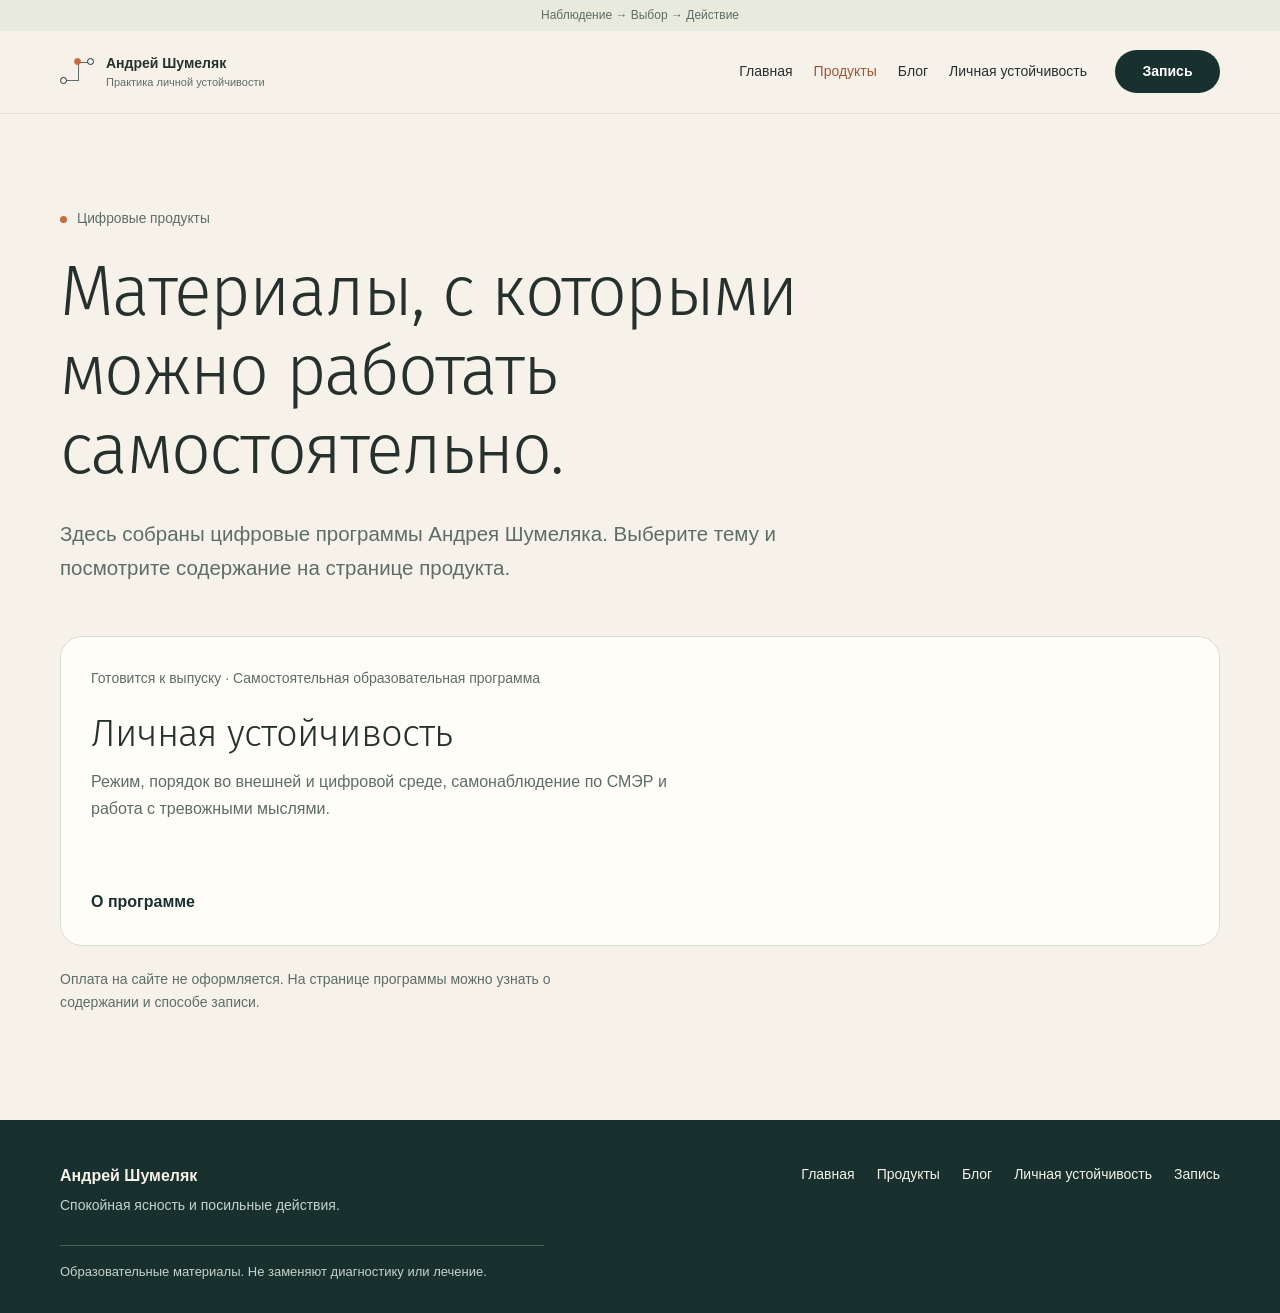
<file: hub/shop/index.html>
<!doctype html>
<html lang="ru"><head><meta charset="utf-8"><meta name="viewport" content="width=device-width,initial-scale=1"><meta name="theme-color" content="#18312e"><meta name="description" content="Цифровые продукты Андрея Шумеляка. Программа «Личная устойчивость»: режим, порядок и практики самонаблюдения."><title>Цифровые продукты | Андрей Шумеляк</title><link rel="stylesheet" href="../assets/style.css"><link rel="canonical" href="https://shumelyakam.github.io/lichnaya-ustoychivost/hub/shop/"><link rel="stylesheet" data-site-shell="true" href="../assets/site-shell.css"><meta property="og:type" content="website"><meta property="og:title" content="Цифровые продукты | Андрей Шумеляк"><meta property="og:description" content="Цифровые продукты Андрея Шумеляка. Программа «Личная устойчивость»: режим, порядок и практики самонаблюдения."><meta property="og:url" content="https://shumelyakam.github.io/lichnaya-ustoychivost/hub/shop/"></head><body><a class="site-skip" href="#main">К содержанию</a><div class="site-topbar">Наблюдение → Выбор → Действие</div>
      <header class="site-header"><div class="site-header-inner">
        <a class="site-brand" href="../index.html"><span class="site-brand-mark" aria-hidden="true"><i></i><i></i><i></i></span><span><strong>Андрей Шумеляк</strong><small>Практика личной устойчивости</small></span></a>
        <nav class="site-nav" aria-label="Основная навигация"><a href="../index.html">Главная</a><a href="index.html" aria-current="page">Продукты</a><a href="../blog/index.html">Блог</a><a href="../../index.html">Личная устойчивость</a></nav>
        <a class="site-header-cta" href="../../zapis/index.html">Запись</a>
        <details class="site-mobile-menu"><summary>Меню</summary><nav aria-label="Мобильная навигация"><a href="../index.html">Главная</a><a href="index.html" aria-current="page">Продукты</a><a href="../blog/index.html">Блог</a><a href="../../index.html">Личная устойчивость</a><a href="../../zapis/index.html">Запись</a></nav></details>
      </div></header><main id="main"><div class="wrap"><div class="page-intro"><p class="eyebrow">Цифровые продукты</p><h1>Материалы, с которыми можно работать самостоятельно.</h1><p class="lead">Здесь собраны цифровые программы Андрея Шумеляка. Выберите тему и посмотрите содержание на странице продукта.</p></div><section class="catalog" aria-label="Каталог продуктов"><div class="product-list"><a class="catalog-product" href="../../index.html"><span class="catalog-status">Готовится к выпуску · Самостоятельная образовательная программа</span><h2>Личная устойчивость</h2><p>Режим, порядок во внешней и цифровой среде, самонаблюдение по СМЭР и работа с тревожными мыслями.</p><span class="catalog-action">О программе</span></a></div><p class="catalog-note">Оплата на сайте не оформляется. На странице программы можно узнать о содержании и способе записи.</p></section></div></main><footer class="site-footer"><div class="site-footer-inner"><div><strong>Андрей Шумеляк</strong><p>Спокойная ясность и посильные действия.</p></div><nav aria-label="Навигация внизу страницы"><a href="../index.html">Главная</a><a href="index.html" aria-current="page">Продукты</a><a href="../blog/index.html">Блог</a><a href="../../index.html">Личная устойчивость</a><a href="../../zapis/index.html">Запись</a></nav><p class="site-disclaimer">Образовательные материалы. Не заменяют диагностику или лечение.</p></div></footer></body></html>
</file>
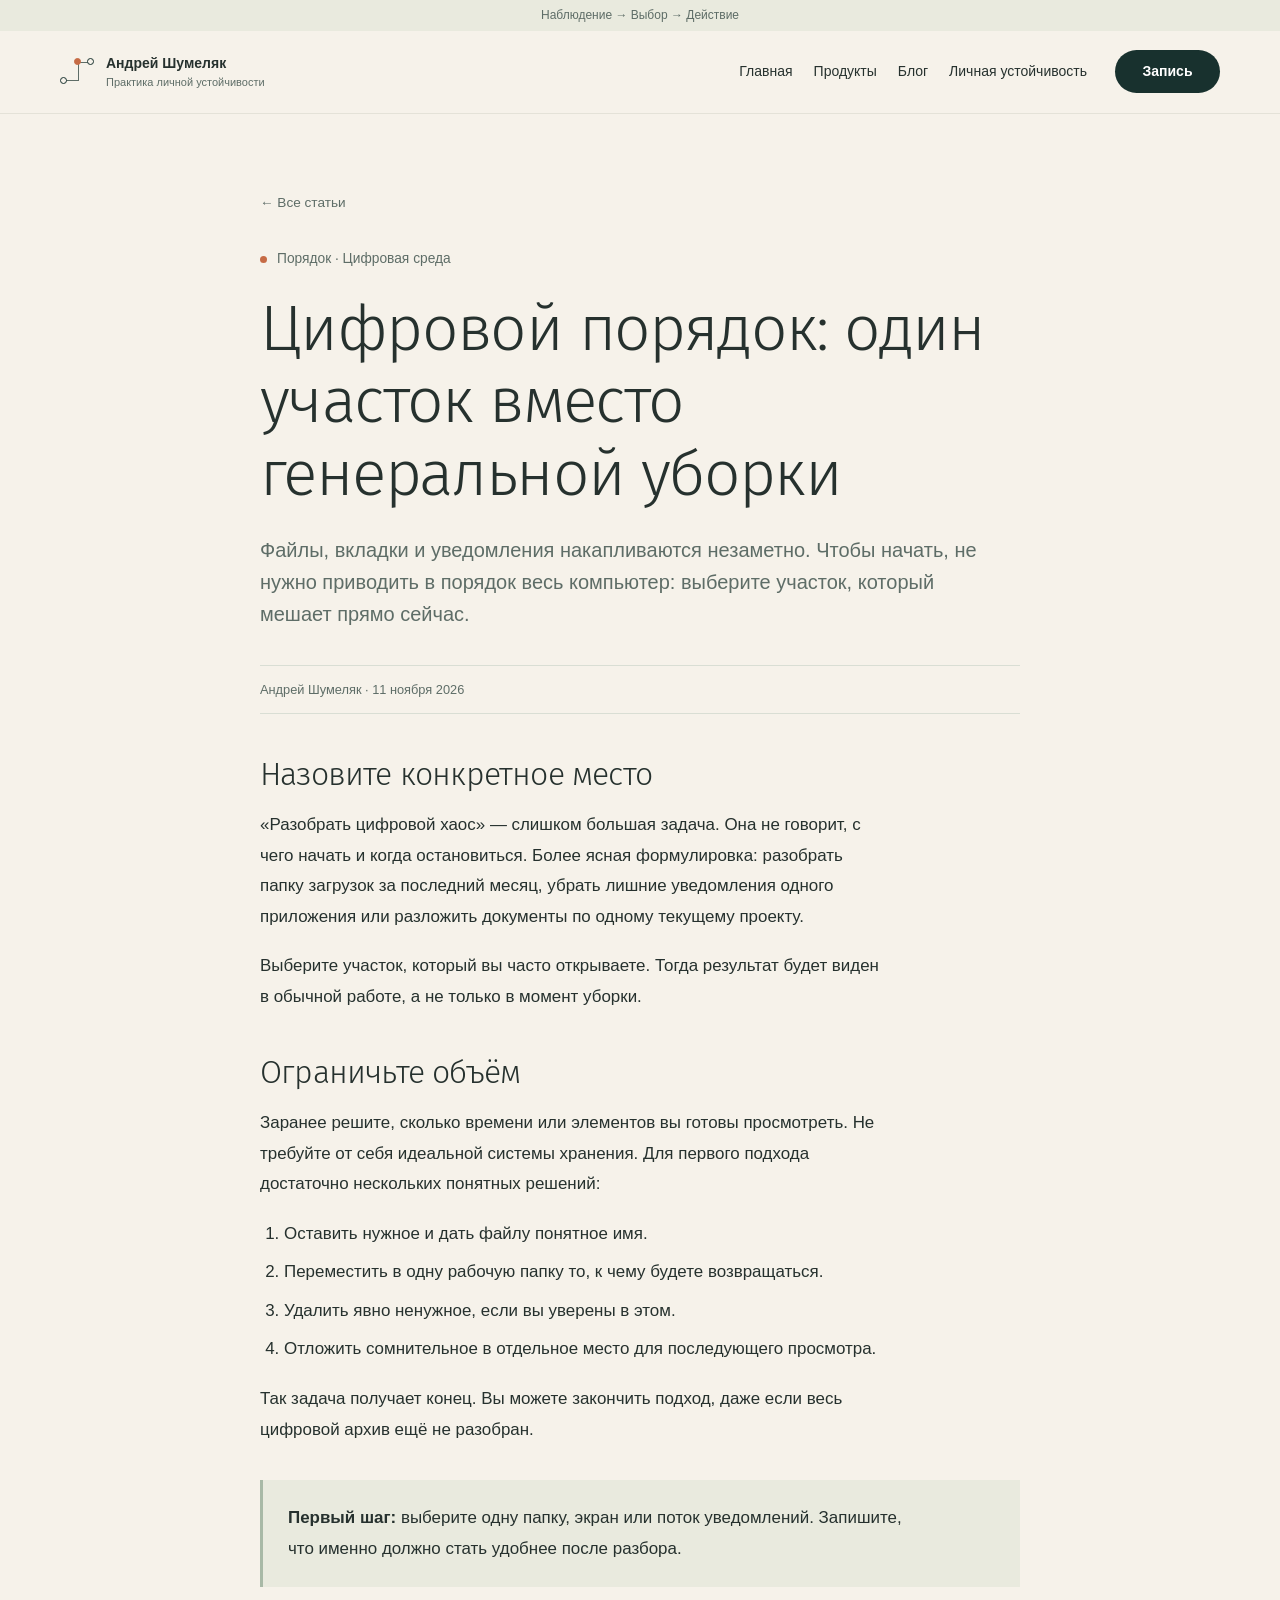
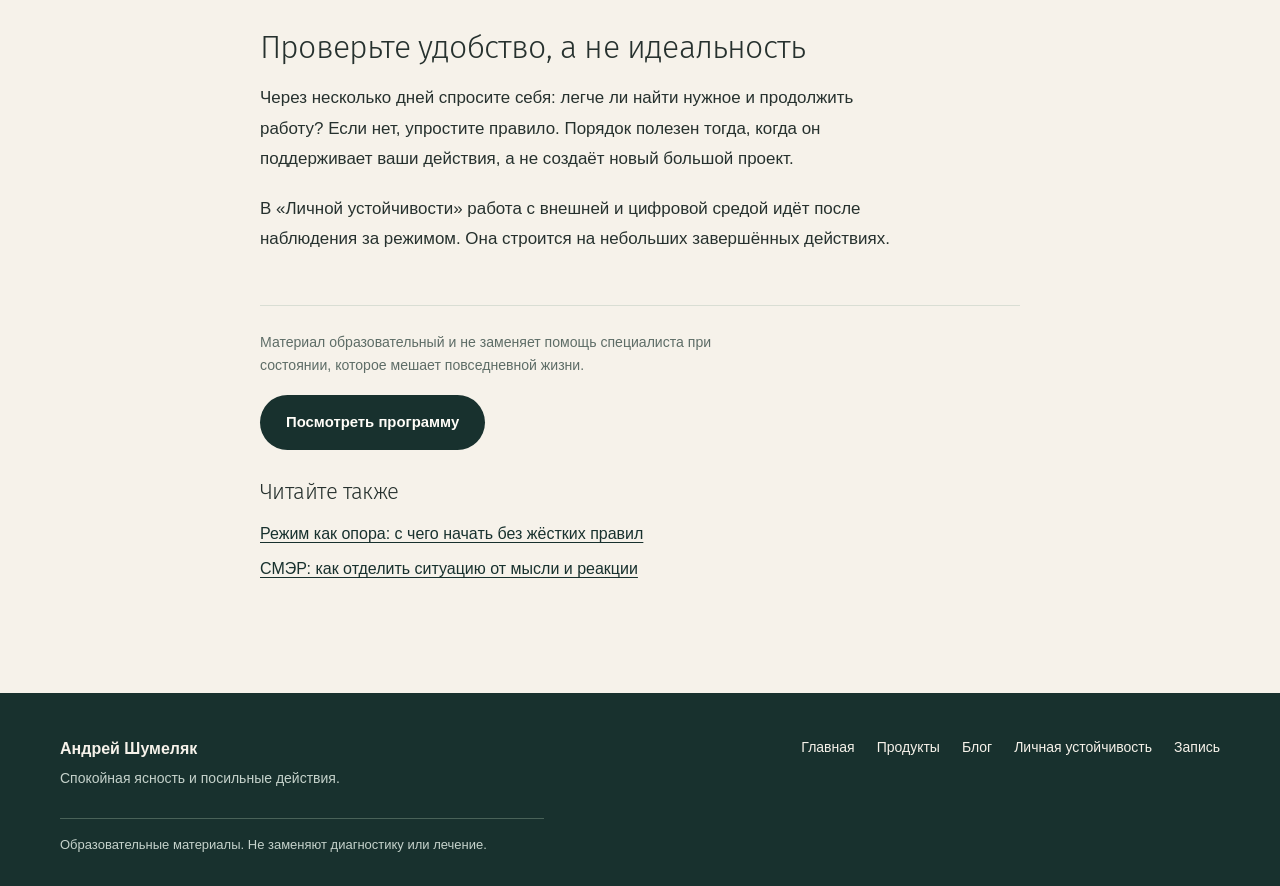
<file: hub/blog/poryadok-v-cifrovoy-srede.html>
<!doctype html>
<html lang="ru"><head><meta charset="utf-8"><meta name="viewport" content="width=device-width,initial-scale=1"><meta name="theme-color" content="#18312e"><meta name="description" content="Как начать наводить порядок в цифровой среде: выбрать один участок, завершить действие и поддерживать удобную систему."><title>Цифровой порядок: один участок вместо генеральной уборки | Андрей Шумеляк</title><link rel="stylesheet" href="../assets/style.css"><script type="application/ld+json">{"@context":"https://schema.org","@type":"BlogPosting","headline":"Цифровой порядок: один участок вместо генеральной уборки","description":"Как начать наводить порядок в цифровой среде: выбрать один участок, завершить действие и поддерживать удобную систему.","datePublished":"2026-11-11","author":{"@type":"Person","name":"Андрей Шумеляк"},"mainEntityOfPage":"https://shumelyakam.github.io/lichnaya-ustoychivost/hub/blog/poryadok-v-cifrovoy-srede.html"}</script><link rel="canonical" href="https://shumelyakam.github.io/lichnaya-ustoychivost/hub/blog/poryadok-v-cifrovoy-srede.html"><link rel="stylesheet" data-site-shell="true" href="../assets/site-shell.css"><meta property="og:type" content="article"><meta property="og:title" content="Цифровой порядок: один участок вместо генеральной уборки | Андрей Шумеляк"><meta property="og:description" content="Как начать наводить порядок в цифровой среде: выбрать один участок, завершить действие и поддерживать удобную систему."><meta property="og:url" content="https://shumelyakam.github.io/lichnaya-ustoychivost/hub/blog/poryadok-v-cifrovoy-srede.html"></head><body><a class="site-skip" href="#main">К содержанию</a><div class="site-topbar">Наблюдение → Выбор → Действие</div>
      <header class="site-header"><div class="site-header-inner">
        <a class="site-brand" href="../index.html"><span class="site-brand-mark" aria-hidden="true"><i></i><i></i><i></i></span><span><strong>Андрей Шумеляк</strong><small>Практика личной устойчивости</small></span></a>
        <nav class="site-nav" aria-label="Основная навигация"><a href="../index.html">Главная</a><a href="../shop/index.html">Продукты</a><a href="index.html">Блог</a><a href="../../index.html">Личная устойчивость</a></nav>
        <a class="site-header-cta" href="../../zapis/index.html">Запись</a>
        <details class="site-mobile-menu"><summary>Меню</summary><nav aria-label="Мобильная навигация"><a href="../index.html">Главная</a><a href="../shop/index.html">Продукты</a><a href="index.html">Блог</a><a href="../../index.html">Личная устойчивость</a><a href="../../zapis/index.html">Запись</a></nav></details>
      </div></header><main id="main"><article class="article wrap"><a class="back" href="index.html">← Все статьи</a><p class="eyebrow">Порядок · Цифровая среда</p><h1>Цифровой порядок: один участок вместо генеральной уборки</h1><p class="standfirst">Файлы, вкладки и уведомления накапливаются незаметно. Чтобы начать, не нужно приводить в порядок весь компьютер: выберите участок, который мешает прямо сейчас.</p><div class="article-meta">Андрей Шумеляк · 11 ноября 2026</div><div class="article-body"><h2>Назовите конкретное место</h2>
<p>«Разобрать цифровой хаос» — слишком большая задача. Она не говорит, с чего начать и когда остановиться. Более ясная формулировка: разобрать папку загрузок за последний месяц, убрать лишние уведомления одного приложения или разложить документы по одному текущему проекту.</p>
<p>Выберите участок, который вы часто открываете. Тогда результат будет виден в обычной работе, а не только в момент уборки.</p>
<h2>Ограничьте объём</h2>
<p>Заранее решите, сколько времени или элементов вы готовы просмотреть. Не требуйте от себя идеальной системы хранения. Для первого подхода достаточно нескольких понятных решений:</p>
<ol><li>Оставить нужное и дать файлу понятное имя.</li><li>Переместить в одну рабочую папку то, к чему будете возвращаться.</li><li>Удалить явно ненужное, если вы уверены в этом.</li><li>Отложить сомнительное в отдельное место для последующего просмотра.</li></ol>
<p>Так задача получает конец. Вы можете закончить подход, даже если весь цифровой архив ещё не разобран.</p>
<blockquote><p><strong>Первый шаг:</strong> выберите одну папку, экран или поток уведомлений. Запишите, что именно должно стать удобнее после разбора.</p></blockquote>
<h2>Проверьте удобство, а не идеальность</h2>
<p>Через несколько дней спросите себя: легче ли найти нужное и продолжить работу? Если нет, упростите правило. Порядок полезен тогда, когда он поддерживает ваши действия, а не создаёт новый большой проект.</p>
<p>В «Личной устойчивости» работа с внешней и цифровой средой идёт после наблюдения за режимом. Она строится на небольших завершённых действиях.</p></div><div class="article-end"><p>Материал образовательный и не заменяет помощь специалиста при состоянии, которое мешает повседневной жизни.</p><a class="button" href="../../index.html">Посмотреть программу</a><div class="related-reading"><h2>Читайте также</h2><a href="rezim-kak-opora.html">Режим как опора: с чего начать без жёстких правил</a><a href="smer-samonablyudenie.html">СМЭР: как отделить ситуацию от мысли и реакции</a></div></div></article></main><footer class="site-footer"><div class="site-footer-inner"><div><strong>Андрей Шумеляк</strong><p>Спокойная ясность и посильные действия.</p></div><nav aria-label="Навигация внизу страницы"><a href="../index.html">Главная</a><a href="../shop/index.html">Продукты</a><a href="index.html">Блог</a><a href="../../index.html">Личная устойчивость</a><a href="../../zapis/index.html">Запись</a></nav><p class="site-disclaimer">Образовательные материалы. Не заменяют диагностику или лечение.</p></div></footer></body></html>
</file>
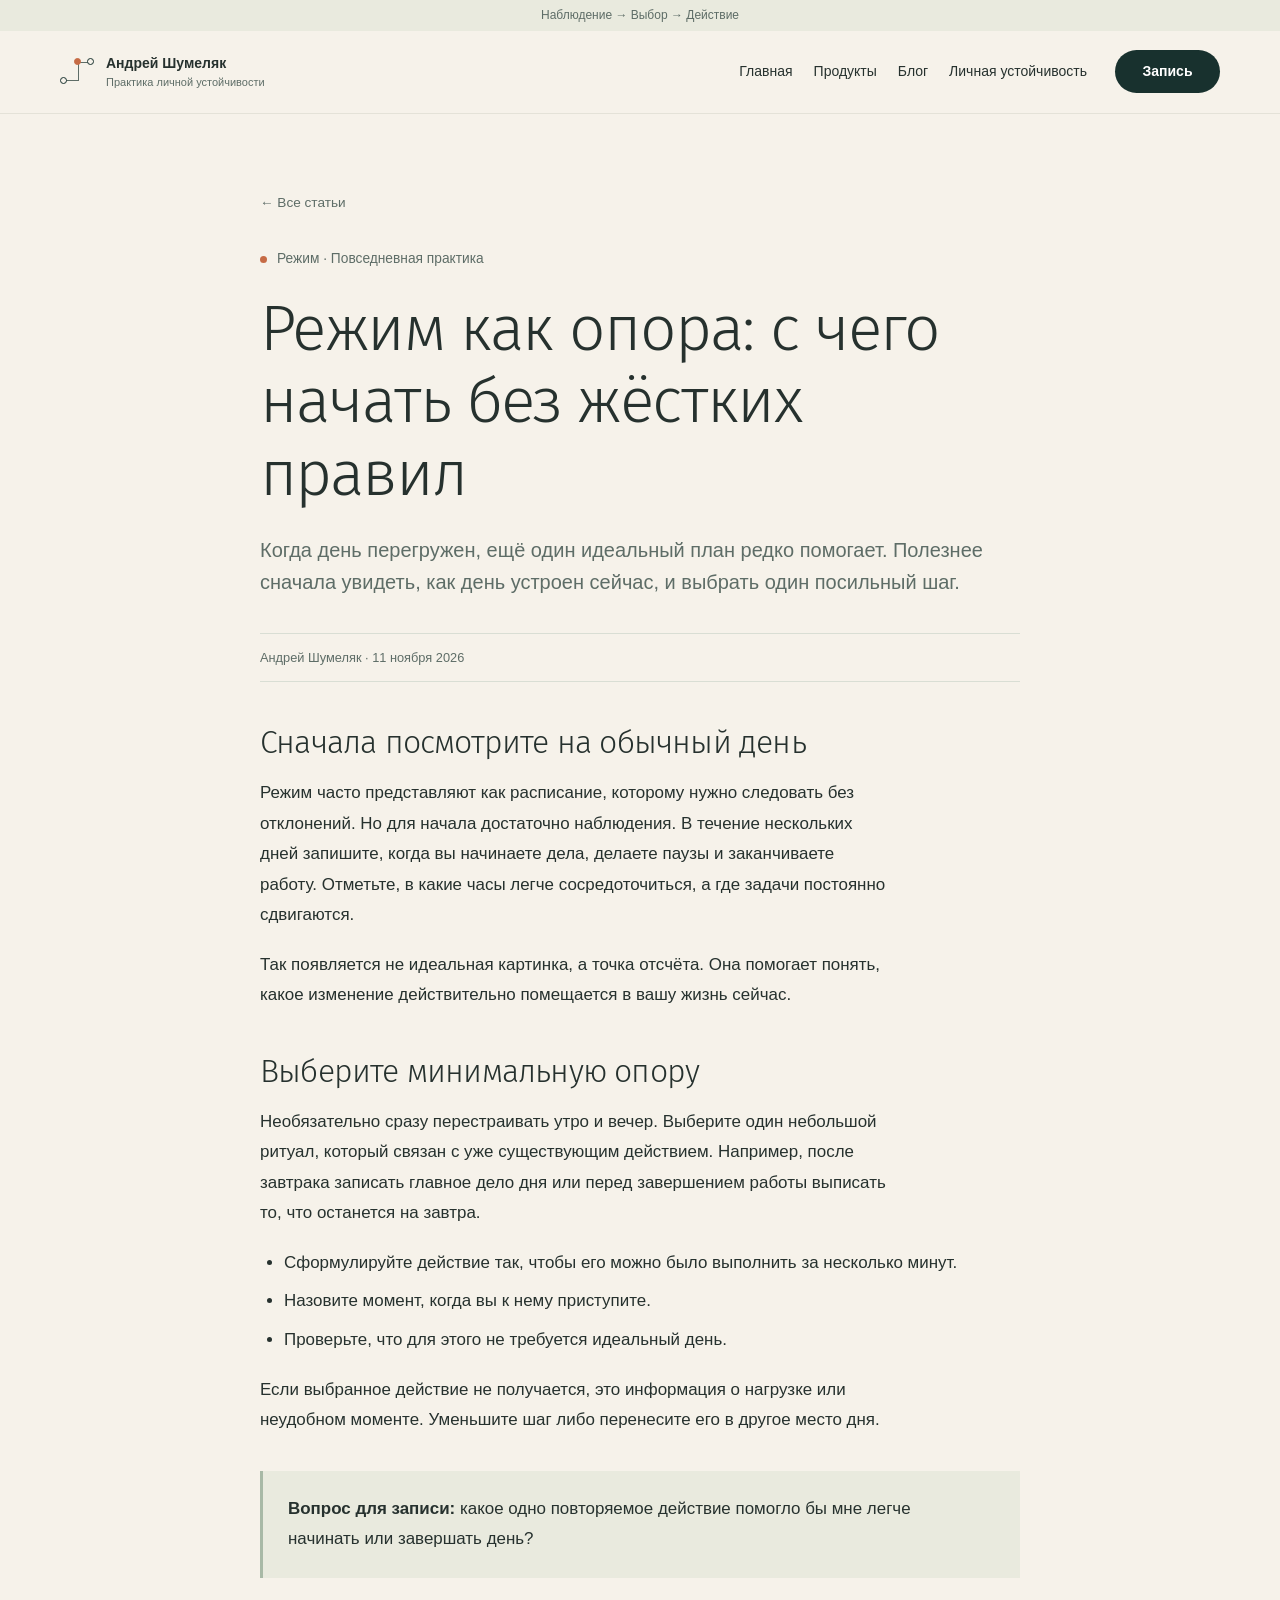
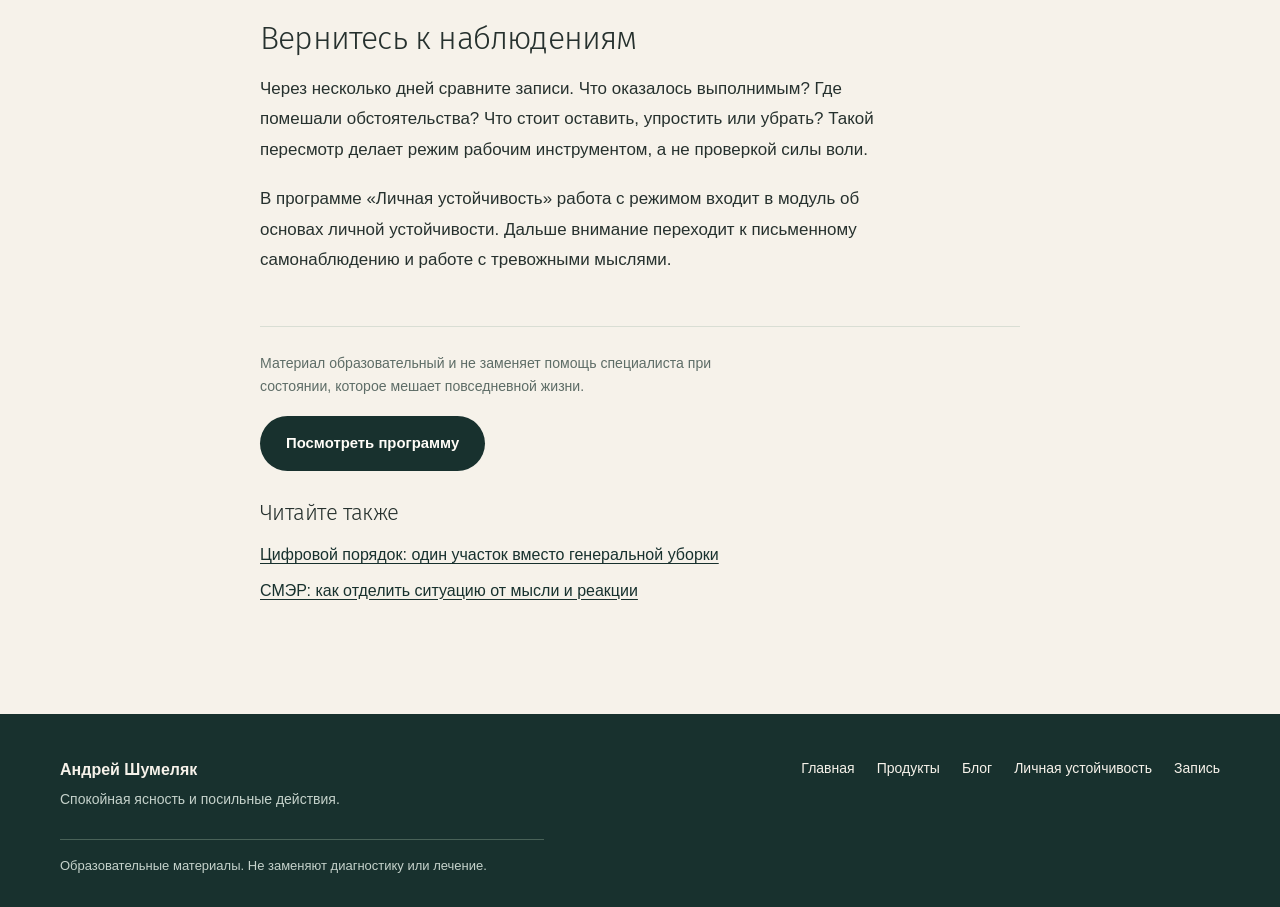
<file: hub/blog/rezim-kak-opora.html>
<!doctype html>
<html lang="ru"><head><meta charset="utf-8"><meta name="viewport" content="width=device-width,initial-scale=1"><meta name="theme-color" content="#18312e"><meta name="description" content="Как начать выстраивать режим без жёсткой дисциплины: наблюдение за днём, посильный минимум и один ритуал."><title>Режим как опора: с чего начать без жёстких правил | Андрей Шумеляк</title><link rel="stylesheet" href="../assets/style.css"><script type="application/ld+json">{"@context":"https://schema.org","@type":"BlogPosting","headline":"Режим как опора: с чего начать без жёстких правил","description":"Как начать выстраивать режим без жёсткой дисциплины: наблюдение за днём, посильный минимум и один ритуал.","datePublished":"2026-11-11","author":{"@type":"Person","name":"Андрей Шумеляк"},"mainEntityOfPage":"https://shumelyakam.github.io/lichnaya-ustoychivost/hub/blog/rezim-kak-opora.html"}</script><link rel="canonical" href="https://shumelyakam.github.io/lichnaya-ustoychivost/hub/blog/rezim-kak-opora.html"><link rel="stylesheet" data-site-shell="true" href="../assets/site-shell.css"><meta property="og:type" content="article"><meta property="og:title" content="Режим как опора: с чего начать без жёстких правил | Андрей Шумеляк"><meta property="og:description" content="Как начать выстраивать режим без жёсткой дисциплины: наблюдение за днём, посильный минимум и один ритуал."><meta property="og:url" content="https://shumelyakam.github.io/lichnaya-ustoychivost/hub/blog/rezim-kak-opora.html"></head><body><a class="site-skip" href="#main">К содержанию</a><div class="site-topbar">Наблюдение → Выбор → Действие</div>
      <header class="site-header"><div class="site-header-inner">
        <a class="site-brand" href="../index.html"><span class="site-brand-mark" aria-hidden="true"><i></i><i></i><i></i></span><span><strong>Андрей Шумеляк</strong><small>Практика личной устойчивости</small></span></a>
        <nav class="site-nav" aria-label="Основная навигация"><a href="../index.html">Главная</a><a href="../shop/index.html">Продукты</a><a href="index.html">Блог</a><a href="../../index.html">Личная устойчивость</a></nav>
        <a class="site-header-cta" href="../../zapis/index.html">Запись</a>
        <details class="site-mobile-menu"><summary>Меню</summary><nav aria-label="Мобильная навигация"><a href="../index.html">Главная</a><a href="../shop/index.html">Продукты</a><a href="index.html">Блог</a><a href="../../index.html">Личная устойчивость</a><a href="../../zapis/index.html">Запись</a></nav></details>
      </div></header><main id="main"><article class="article wrap"><a class="back" href="index.html">← Все статьи</a><p class="eyebrow">Режим · Повседневная практика</p><h1>Режим как опора: с чего начать без жёстких правил</h1><p class="standfirst">Когда день перегружен, ещё один идеальный план редко помогает. Полезнее сначала увидеть, как день устроен сейчас, и выбрать один посильный шаг.</p><div class="article-meta">Андрей Шумеляк · 11 ноября 2026</div><div class="article-body"><h2>Сначала посмотрите на обычный день</h2>
<p>Режим часто представляют как расписание, которому нужно следовать без отклонений. Но для начала достаточно наблюдения. В течение нескольких дней запишите, когда вы начинаете дела, делаете паузы и заканчиваете работу. Отметьте, в какие часы легче сосредоточиться, а где задачи постоянно сдвигаются.</p>
<p>Так появляется не идеальная картинка, а точка отсчёта. Она помогает понять, какое изменение действительно помещается в вашу жизнь сейчас.</p>
<h2>Выберите минимальную опору</h2>
<p>Необязательно сразу перестраивать утро и вечер. Выберите один небольшой ритуал, который связан с уже существующим действием. Например, после завтрака записать главное дело дня или перед завершением работы выписать то, что останется на завтра.</p>
<ul><li>Сформулируйте действие так, чтобы его можно было выполнить за несколько минут.</li><li>Назовите момент, когда вы к нему приступите.</li><li>Проверьте, что для этого не требуется идеальный день.</li></ul>
<p>Если выбранное действие не получается, это информация о нагрузке или неудобном моменте. Уменьшите шаг либо перенесите его в другое место дня.</p>
<blockquote><p><strong>Вопрос для записи:</strong> какое одно повторяемое действие помогло бы мне легче начинать или завершать день?</p></blockquote>
<h2>Вернитесь к наблюдениям</h2>
<p>Через несколько дней сравните записи. Что оказалось выполнимым? Где помешали обстоятельства? Что стоит оставить, упростить или убрать? Такой пересмотр делает режим рабочим инструментом, а не проверкой силы воли.</p>
<p>В программе «Личная устойчивость» работа с режимом входит в модуль об основах личной устойчивости. Дальше внимание переходит к письменному самонаблюдению и работе с тревожными мыслями.</p>
</div><div class="article-end"><p>Материал образовательный и не заменяет помощь специалиста при состоянии, которое мешает повседневной жизни.</p><a class="button" href="../../index.html">Посмотреть программу</a><div class="related-reading"><h2>Читайте также</h2><a href="poryadok-v-cifrovoy-srede.html">Цифровой порядок: один участок вместо генеральной уборки</a><a href="smer-samonablyudenie.html">СМЭР: как отделить ситуацию от мысли и реакции</a></div></div></article></main><footer class="site-footer"><div class="site-footer-inner"><div><strong>Андрей Шумеляк</strong><p>Спокойная ясность и посильные действия.</p></div><nav aria-label="Навигация внизу страницы"><a href="../index.html">Главная</a><a href="../shop/index.html">Продукты</a><a href="index.html">Блог</a><a href="../../index.html">Личная устойчивость</a><a href="../../zapis/index.html">Запись</a></nav><p class="site-disclaimer">Образовательные материалы. Не заменяют диагностику или лечение.</p></div></footer></body></html>
</file>
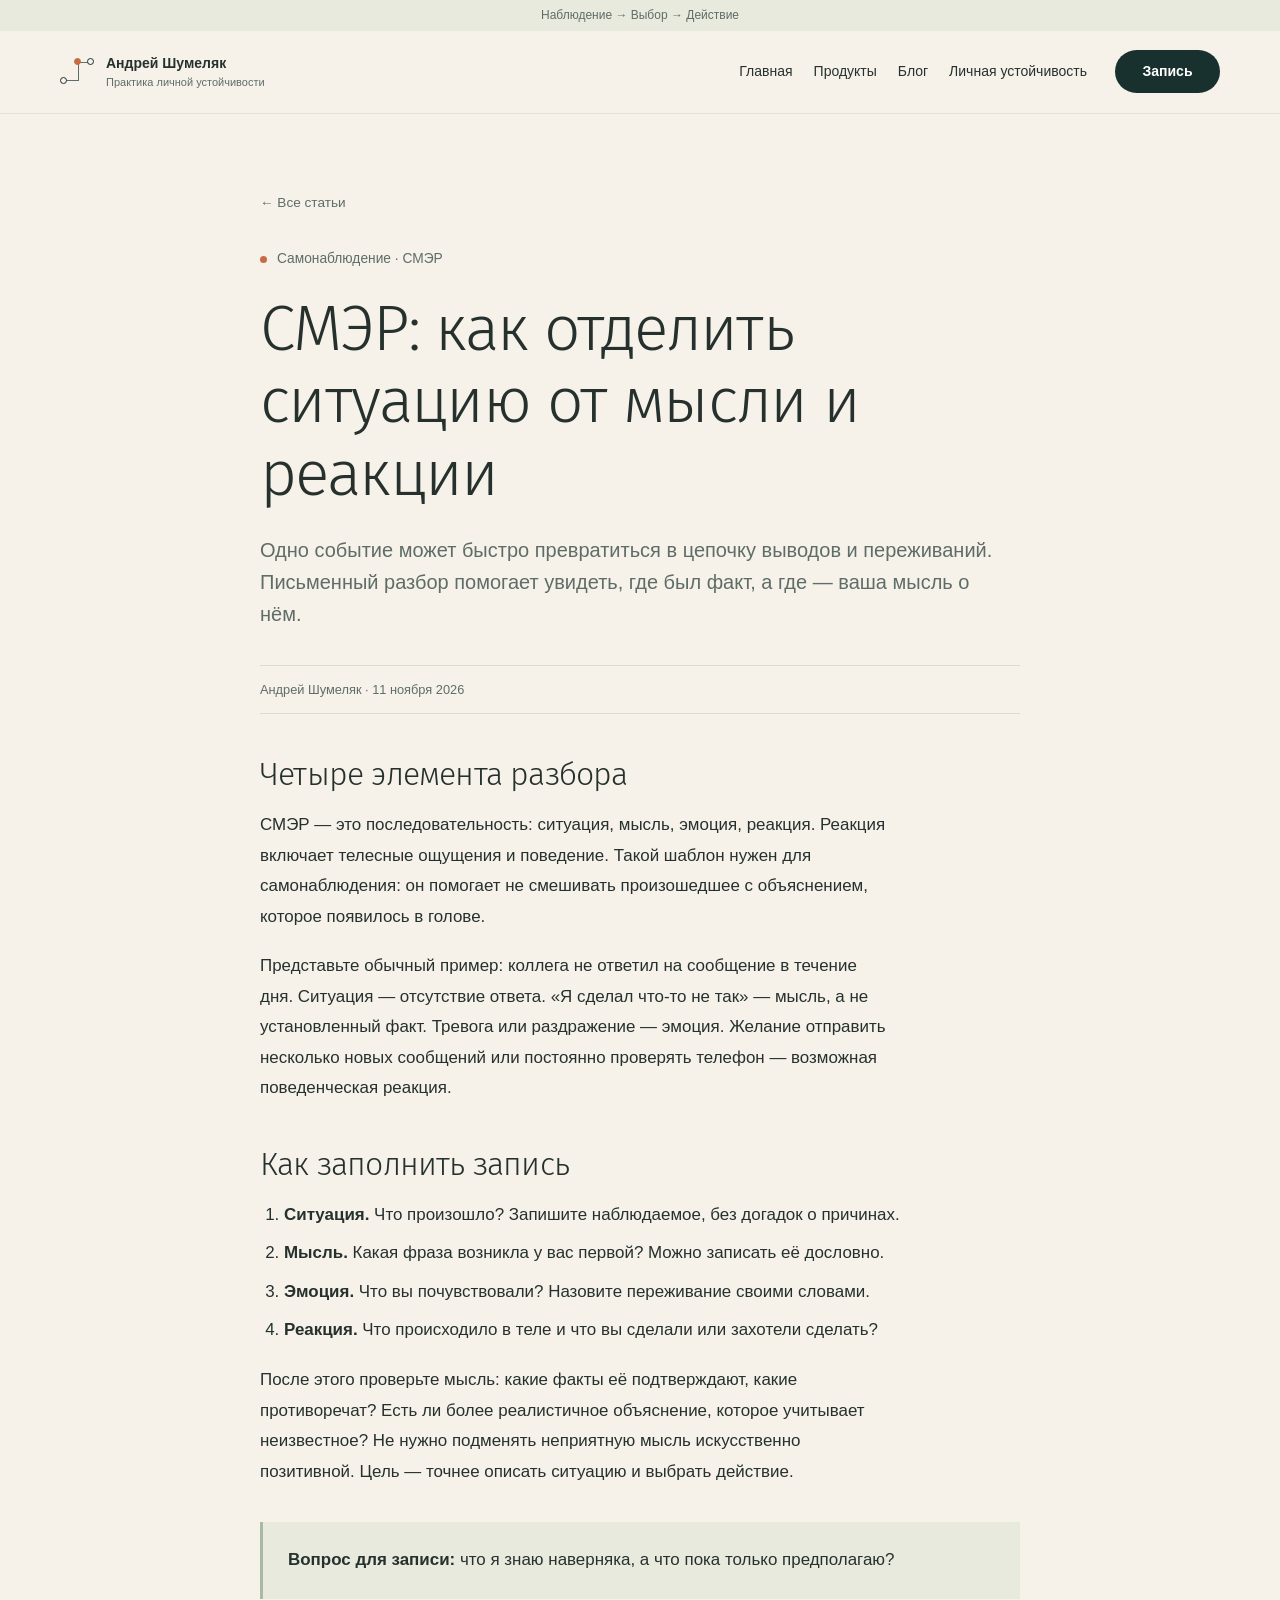
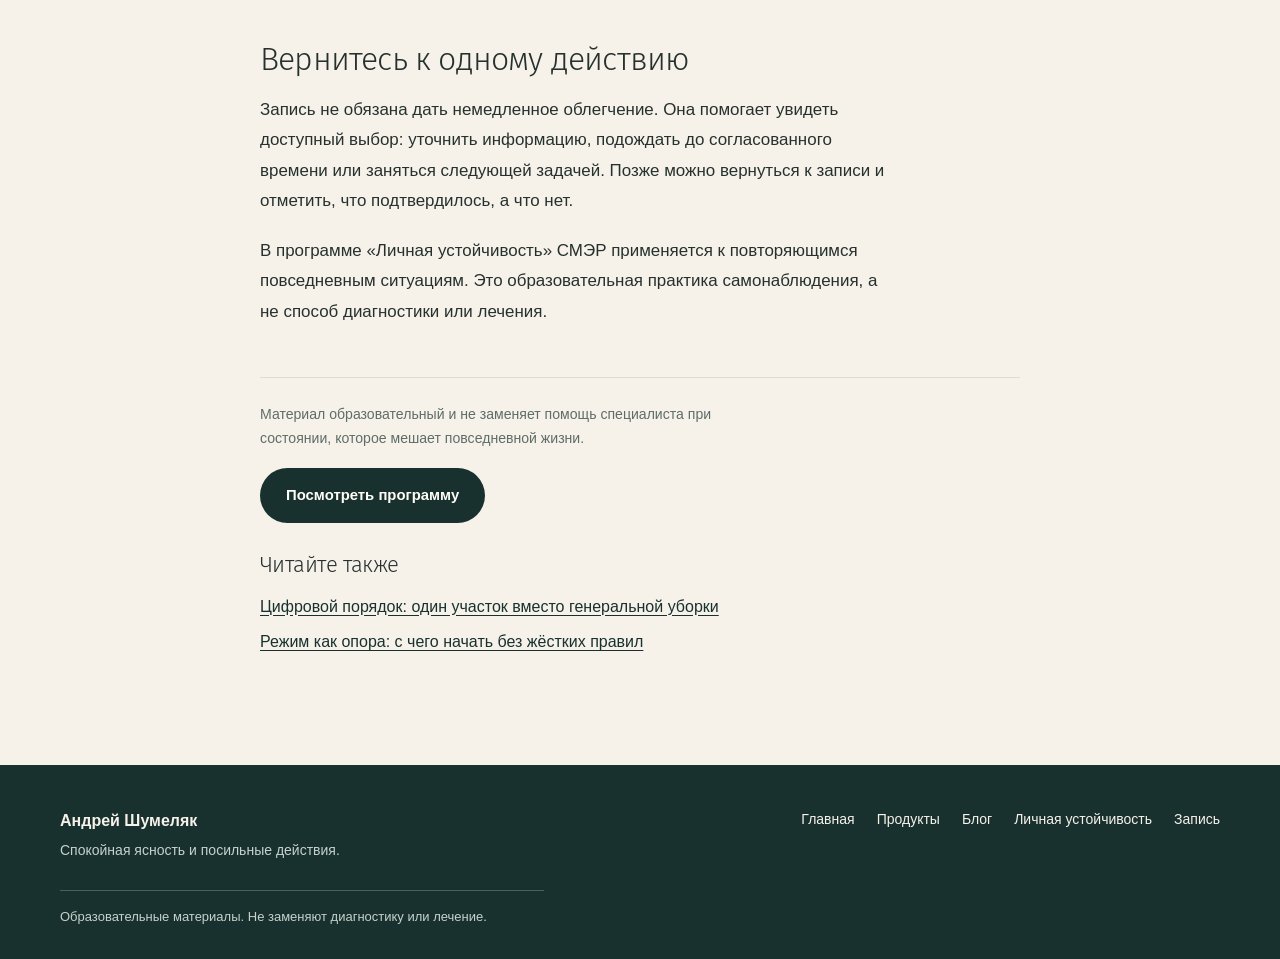
<file: hub/blog/smer-samonablyudenie.html>
<!doctype html>
<html lang="ru"><head><meta charset="utf-8"><meta name="viewport" content="width=device-width,initial-scale=1"><meta name="theme-color" content="#18312e"><meta name="description" content="Что такое СМЭР: как письменно разделить ситуацию, мысль, эмоцию и реакцию на примере повседневного события."><title>СМЭР: как отделить ситуацию от мысли и реакции | Андрей Шумеляк</title><link rel="stylesheet" href="../assets/style.css"><script type="application/ld+json">{"@context":"https://schema.org","@type":"BlogPosting","headline":"СМЭР: как отделить ситуацию от мысли и реакции","description":"Что такое СМЭР: как письменно разделить ситуацию, мысль, эмоцию и реакцию на примере повседневного события.","datePublished":"2026-11-11","author":{"@type":"Person","name":"Андрей Шумеляк"},"mainEntityOfPage":"https://shumelyakam.github.io/lichnaya-ustoychivost/hub/blog/smer-samonablyudenie.html"}</script><link rel="canonical" href="https://shumelyakam.github.io/lichnaya-ustoychivost/hub/blog/smer-samonablyudenie.html"><link rel="stylesheet" data-site-shell="true" href="../assets/site-shell.css"><meta property="og:type" content="article"><meta property="og:title" content="СМЭР: как отделить ситуацию от мысли и реакции | Андрей Шумеляк"><meta property="og:description" content="Что такое СМЭР: как письменно разделить ситуацию, мысль, эмоцию и реакцию на примере повседневного события."><meta property="og:url" content="https://shumelyakam.github.io/lichnaya-ustoychivost/hub/blog/smer-samonablyudenie.html"></head><body><a class="site-skip" href="#main">К содержанию</a><div class="site-topbar">Наблюдение → Выбор → Действие</div>
      <header class="site-header"><div class="site-header-inner">
        <a class="site-brand" href="../index.html"><span class="site-brand-mark" aria-hidden="true"><i></i><i></i><i></i></span><span><strong>Андрей Шумеляк</strong><small>Практика личной устойчивости</small></span></a>
        <nav class="site-nav" aria-label="Основная навигация"><a href="../index.html">Главная</a><a href="../shop/index.html">Продукты</a><a href="index.html">Блог</a><a href="../../index.html">Личная устойчивость</a></nav>
        <a class="site-header-cta" href="../../zapis/index.html">Запись</a>
        <details class="site-mobile-menu"><summary>Меню</summary><nav aria-label="Мобильная навигация"><a href="../index.html">Главная</a><a href="../shop/index.html">Продукты</a><a href="index.html">Блог</a><a href="../../index.html">Личная устойчивость</a><a href="../../zapis/index.html">Запись</a></nav></details>
      </div></header><main id="main"><article class="article wrap"><a class="back" href="index.html">← Все статьи</a><p class="eyebrow">Самонаблюдение · СМЭР</p><h1>СМЭР: как отделить ситуацию от мысли и реакции</h1><p class="standfirst">Одно событие может быстро превратиться в цепочку выводов и переживаний. Письменный разбор помогает увидеть, где был факт, а где — ваша мысль о нём.</p><div class="article-meta">Андрей Шумеляк · 11 ноября 2026</div><div class="article-body"><h2>Четыре элемента разбора</h2>
<p>СМЭР — это последовательность: ситуация, мысль, эмоция, реакция. Реакция включает телесные ощущения и поведение. Такой шаблон нужен для самонаблюдения: он помогает не смешивать произошедшее с объяснением, которое появилось в голове.</p>
<p>Представьте обычный пример: коллега не ответил на сообщение в течение дня. Ситуация — отсутствие ответа. «Я сделал что-то не так» — мысль, а не установленный факт. Тревога или раздражение — эмоция. Желание отправить несколько новых сообщений или постоянно проверять телефон — возможная поведенческая реакция.</p>
<h2>Как заполнить запись</h2>
<ol><li><strong>Ситуация.</strong> Что произошло? Запишите наблюдаемое, без догадок о причинах.</li><li><strong>Мысль.</strong> Какая фраза возникла у вас первой? Можно записать её дословно.</li><li><strong>Эмоция.</strong> Что вы почувствовали? Назовите переживание своими словами.</li><li><strong>Реакция.</strong> Что происходило в теле и что вы сделали или захотели сделать?</li></ol>
<p>После этого проверьте мысль: какие факты её подтверждают, какие противоречат? Есть ли более реалистичное объяснение, которое учитывает неизвестное? Не нужно подменять неприятную мысль искусственно позитивной. Цель — точнее описать ситуацию и выбрать действие.</p>
<blockquote><p><strong>Вопрос для записи:</strong> что я знаю наверняка, а что пока только предполагаю?</p></blockquote>
<h2>Вернитесь к одному действию</h2>
<p>Запись не обязана дать немедленное облегчение. Она помогает увидеть доступный выбор: уточнить информацию, подождать до согласованного времени или заняться следующей задачей. Позже можно вернуться к записи и отметить, что подтвердилось, а что нет.</p>
<p>В программе «Личная устойчивость» СМЭР применяется к повторяющимся повседневным ситуациям. Это образовательная практика самонаблюдения, а не способ диагностики или лечения.</p></div><div class="article-end"><p>Материал образовательный и не заменяет помощь специалиста при состоянии, которое мешает повседневной жизни.</p><a class="button" href="../../index.html">Посмотреть программу</a><div class="related-reading"><h2>Читайте также</h2><a href="poryadok-v-cifrovoy-srede.html">Цифровой порядок: один участок вместо генеральной уборки</a><a href="rezim-kak-opora.html">Режим как опора: с чего начать без жёстких правил</a></div></div></article></main><footer class="site-footer"><div class="site-footer-inner"><div><strong>Андрей Шумеляк</strong><p>Спокойная ясность и посильные действия.</p></div><nav aria-label="Навигация внизу страницы"><a href="../index.html">Главная</a><a href="../shop/index.html">Продукты</a><a href="index.html">Блог</a><a href="../../index.html">Личная устойчивость</a><a href="../../zapis/index.html">Запись</a></nav><p class="site-disclaimer">Образовательные материалы. Не заменяют диагностику или лечение.</p></div></footer></body></html>
</file>
<file: hub/assets/site-shell.css>
:root{--site-paper:#f6f2ea;--site-forest:#18312e;--site-ink:#26312e;--site-muted:#5e6d67;--site-clay:#c66b45;--site-line:#d9ded4}
.site-skip{position:absolute;top:-100px;left:16px;z-index:1000;padding:10px 16px;background:#fff;color:var(--site-forest)}
.site-skip:focus{top:12px}
.site-topbar{padding:7px 20px;text-align:center;background:#e9eade;color:var(--site-muted);font:400 12px/1.4 Arial,sans-serif}
.site-header{position:sticky;top:0;z-index:40;background:var(--site-paper);border-bottom:1px solid #e4e2d8}
.site-header-inner{width:min(1160px,calc(100% - 48px));min-height:82px;margin:auto;display:flex;align-items:center;gap:28px}
.site-brand{display:inline-flex;align-items:center;gap:12px;flex:none;text-decoration:none;color:var(--site-ink);font:400 14px/1.2 Arial,sans-serif}
.site-brand strong,.site-brand small{display:block}.site-brand strong{font-weight:700}.site-brand small{margin-top:4px;color:var(--site-muted);font-size:11px}
.site-brand-mark{position:relative;display:block;width:34px;height:29px;background:linear-gradient(var(--site-muted),var(--site-muted)) 4px 23px/14px 1px no-repeat,linear-gradient(var(--site-muted),var(--site-muted)) 18px 5px/1px 19px no-repeat,linear-gradient(var(--site-muted),var(--site-muted)) 18px 5px/13px 1px no-repeat}
.site-brand-mark i{position:absolute;width:7px;height:7px;border-radius:50%;border:1px solid var(--site-forest);background:var(--site-paper)}.site-brand-mark i:nth-child(1){left:0;top:20px}.site-brand-mark i:nth-child(2){left:14px;top:1px;background:var(--site-clay);border-color:var(--site-clay)}.site-brand-mark i:nth-child(3){right:0;top:1px}
.site-nav{display:flex;align-items:center;justify-content:flex-end;gap:21px;flex:1;white-space:nowrap}
.site-nav a,.site-mobile-menu nav a{color:var(--site-ink);text-decoration:none;font:400 14px/1.35 Arial,sans-serif}
.site-nav a:hover,.site-nav a[aria-current=page],.site-mobile-menu nav a:hover{color:#a65334}
.site-header-cta{display:inline-flex;align-items:center;justify-content:center;min-width:105px;min-height:43px;padding:9px 20px;border-radius:100px;background:var(--site-forest);color:white;text-decoration:none;font:700 14px/1.2 Arial,sans-serif}
.site-header-cta:hover{background:#2d5048;color:white}.site-mobile-menu{display:none}
.site-footer{background:var(--site-forest);color:var(--site-paper);padding:44px 0 32px;font:400 14px/1.5 Arial,sans-serif}
.site-footer-inner{width:min(1160px,calc(100% - 48px));margin:auto;display:grid;grid-template-columns:minmax(180px,1fr) 2fr;gap:22px 48px}
.site-footer strong{font-size:16px}.site-footer p{margin:7px 0 0;color:#c5d2cb}.site-footer nav{display:flex;align-items:start;justify-content:flex-end;gap:13px 22px;flex-wrap:wrap}
.site-footer nav a{color:#f6f2ea;text-decoration:none}.site-footer nav a:hover{text-decoration:underline}
.site-footer .site-disclaimer{grid-column:1/-1;padding-top:16px;border-top:1px solid #496258;font-size:13px}
.topic-group{scroll-margin-top:110px;margin-bottom:56px}.topic-title{font-size:clamp(25px,3vw,34px);margin:0 0 22px}.related-reading{display:grid;gap:9px;margin-top:30px}.related-reading h2{font-size:22px;margin:0 0 7px}.related-reading a{color:var(--site-forest);text-decoration:underline;text-underline-offset:3px}
.product-list{display:grid;grid-template-columns:repeat(auto-fit,minmax(min(100%,320px),1fr));gap:20px}.catalog-product{display:flex;flex-direction:column;min-height:310px;padding:30px;border:1px solid var(--site-line);border-radius:22px;background:#fffdf8;text-decoration:none;color:var(--site-ink);transition:transform .2s,box-shadow .2s}.catalog-product:hover{transform:translateY(-3px);box-shadow:0 12px 30px #18312e14}.catalog-product h2{font-size:clamp(27px,3vw,38px);font-weight:300;margin:22px 0 14px}.catalog-product p{color:var(--site-muted)}.catalog-status{font-size:14px;color:var(--site-muted)}.catalog-action{margin-top:auto;padding-top:24px;font-weight:700;color:var(--site-forest)}.catalog-note{margin-top:22px;color:var(--site-muted);font-size:14px}
.product-detail{padding:76px 0 95px}.product-detail>h1{max-width:850px;margin:0 0 24px}.product-detail>.lead{max-width:720px}.product-detail section{max-width:760px;padding-top:55px}.product-detail section h2{margin-bottom:17px}.product-detail li{margin:8px 0}.product-note{margin:48px 0 25px;color:var(--site-muted);font-size:14px}
.article-body blockquote{background:#e9eade;border-left:3px solid #a8b9a6;padding:23px 25px;margin:35px 0}.article-body blockquote p{margin:0}
.site-header a:focus-visible,.site-footer a:focus-visible,.site-mobile-menu summary:focus-visible,.catalog-product:focus-visible,.related-reading a:focus-visible{outline:3px solid var(--site-clay);outline-offset:4px}
@media(max-width:930px){.site-header-inner{min-height:69px}.site-nav{display:none}.site-header-cta{margin-left:auto}.site-mobile-menu{display:block;position:relative}.site-mobile-menu summary{list-style:none;cursor:pointer;border:1px solid var(--site-line);border-radius:100px;padding:10px 16px;color:var(--site-ink);font:700 14px/1.3 Arial,sans-serif}.site-mobile-menu summary::-webkit-details-marker{display:none}.site-mobile-menu nav{position:absolute;right:0;top:calc(100% + 12px);width:min(300px,calc(100vw - 32px));display:grid;gap:0;padding:8px;border:1px solid var(--site-line);border-radius:14px;background:var(--site-paper);box-shadow:0 12px 30px #18312e20}.site-mobile-menu nav a{padding:12px;border-radius:8px}.site-mobile-menu nav a:hover{background:#e9eade}}
@media(max-width:600px){.site-header-inner,.site-footer-inner{width:calc(100% - 32px)}.site-brand small{font-size:10px}.site-header-cta{min-width:auto;padding:9px 14px}.site-footer-inner{grid-template-columns:1fr}.site-footer nav{justify-content:flex-start}.site-footer .site-disclaimer{grid-column:1}.product-detail{padding:55px 0 75px}}
@media(max-width:420px){.site-header-inner{gap:8px}.site-brand{gap:7px;font-size:13px}.site-brand small{display:none}.site-brand-mark{width:30px;flex:none}.site-header-cta{padding:9px 12px}.site-mobile-menu summary{padding:9px 11px}}
@media(prefers-reduced-motion:reduce){.catalog-product{transition:none}}
</file>
<file: hub/assets/style.css>
@font-face{font-family:"Fira Sans";src:url("fonts/FiraSans-Light.woff2") format("woff2");font-style:normal;font-weight:300;font-display:swap}@font-face{font-family:"Fira Sans";src:url("fonts/FiraSans-Regular.woff2") format("woff2");font-style:normal;font-weight:400;font-display:swap}@font-face{font-family:"Fira Sans";src:url("fonts/FiraSans-Medium.woff2") format("woff2");font-style:normal;font-weight:500;font-display:swap}
:root{--paper:#f6f2ea;--forest:#18312e;--ink:#26312e;--muted:#5e6d67;--sage:#7b9172;--sand:#e9dfd2;--clay:#c66b45;--line:#d9ded4;--white:#fffdf8}
*{box-sizing:border-box}html{scroll-behavior:smooth}body{margin:0;background:var(--paper);color:var(--ink);font:16px/1.65 Arial,sans-serif;-webkit-font-smoothing:antialiased}a{color:inherit}a:focus-visible{outline:3px solid var(--clay);outline-offset:5px}h1,h2,h3,p{margin:0}h1,h2,h3{font-family:"Fira Sans",Arial,sans-serif;line-height:1.13;letter-spacing:-.025em}h1,h2{font-weight:300}h3{font-weight:400}h1{font-size:clamp(3.1rem,7vw,6rem)}h2{font-size:clamp(2.3rem,4vw,4rem)}h3{font-size:1.55rem}p{max-width:67ch}.wrap{width:min(1160px,calc(100% - 48px));margin-inline:auto}.skip{position:absolute;top:-100px;left:16px;background:var(--white);padding:10px;z-index:100}.skip:focus{top:10px}.topbar{background:#e9eade;color:var(--muted);font-size:.75rem;text-align:center;padding:8px 20px}.header{position:sticky;top:0;z-index:20;background:var(--paper);border-bottom:1px solid #e4e2d8}.header-inner{min-height:78px;display:flex;align-items:center;justify-content:space-between;gap:28px}.brand{display:flex;align-items:center;gap:12px;text-decoration:none;line-height:1.25;flex-shrink:0}.brand-mark{width:42px;height:38px}.brand strong{display:block;font-size:.9rem}.brand span{display:block;color:var(--muted);font-size:.7rem;margin-top:4px}.nav{display:flex;align-items:center;gap:30px;font-size:.9rem}.nav a{text-decoration:none}.nav a:hover,.nav a[aria-current=page]{color:var(--clay)}.nav-cta{border:1px solid var(--forest);border-radius:100px;padding:9px 19px}.nav-cta:hover{background:var(--forest);color:var(--paper)!important}.eyebrow{display:flex;align-items:center;gap:10px;color:var(--muted);font-size:.86rem;margin-bottom:22px}.eyebrow:before{content:"";width:7px;height:7px;background:var(--clay);border-radius:50%;flex:none}.eyebrow.light{color:#c3d0c7}.lead{font-size:clamp(1.1rem,1.6vw,1.3rem);line-height:1.65;color:var(--muted)}.button{display:inline-flex;align-items:center;justify-content:space-between;gap:35px;min-height:55px;padding:14px 26px;border-radius:100px;background:var(--forest);color:var(--white);text-decoration:none;font-size:.93rem;font-weight:700;transition:transform .2s,background .2s}.button:hover{background:#2e5149;transform:translateY(-2px)}.button.light{background:var(--paper);color:var(--forest)}.button.light:hover{background:#fff}.text-link{text-decoration:none;border-bottom:1px solid currentColor;padding-bottom:3px;font-weight:700}.text-link:hover{color:var(--clay)}.hero{display:grid;grid-template-columns:1.05fr .95fr;gap:40px;align-items:center;padding-block:85px 95px}.hero-copy .lead{margin:28px 0 32px;max-width:50ch}.hero-actions{display:flex;align-items:center;gap:30px;flex-wrap:wrap}.hero-art{min-height:490px;position:relative;display:grid;place-items:center}.hero-art svg{width:100%;max-width:560px;height:auto}.hero-caption{position:absolute;bottom:12px;right:0;color:var(--muted);font-size:.8rem}.rule{border-top:1px solid var(--line);padding-block:23px;display:flex;justify-content:space-between;gap:15px;color:var(--muted);font-size:.84rem}.rule strong{font-weight:400;color:var(--forest)}.section{padding-block:96px}.section.soft{background:#ece8dc}.section.dark{background:var(--forest);color:var(--paper)}.section-head{display:flex;align-items:end;justify-content:space-between;gap:40px;margin-bottom:38px}.section-head>div{max-width:650px}.section-head .lead{max-width:360px;font-size:1rem}.section-head h2{max-width:650px}.cards{display:grid;grid-template-columns:repeat(3,minmax(0,1fr));gap:20px}.card{display:flex;flex-direction:column;min-height:345px;background:var(--white);border:1px solid #deded2;border-radius:21px;padding:28px;text-decoration:none;transition:transform .2s,box-shadow .2s}.card:hover{transform:translateY(-4px);box-shadow:0 15px 35px #18312e12}.card-top{display:flex;align-items:center;justify-content:space-between;gap:15px;margin-bottom:58px}.card-icon{width:46px;height:46px;border:1px solid var(--line);border-radius:50%;display:grid;place-items:center;color:var(--sage);font-size:1.25rem}.card-type{color:var(--muted);font-size:.77rem}.card h3,.card h2{font-size:1.55rem;font-weight:400;margin-bottom:16px}.card p{font-size:.92rem;color:var(--muted);line-height:1.6}.card-foot{display:flex;justify-content:space-between;gap:10px;align-items:center;margin-top:auto;padding-top:24px;color:var(--forest);font-size:.83rem;font-weight:700}.card-foot span:last-child{font-size:1.3rem;font-weight:400}.dark .card{background:#24413a;border-color:#496258;color:var(--paper)}.dark .card p,.dark .card-type{color:#c5d3c8}.dark .card-foot{color:#f1c6a9}.dark .card-icon{border-color:#567165;color:#f1c6a9}.feature{display:grid;grid-template-columns:1fr 1fr;gap:50px;align-items:center}.feature h2{margin-bottom:28px}.feature .lead{margin-bottom:28px}.feature-panel{border-radius:25px;background:#e1e7d9;padding:44px;min-height:345px;display:flex;flex-direction:column;justify-content:space-between}.feature-panel .route{font:400 clamp(2rem,4vw,4rem)/1.2 "Fira Sans",Arial,sans-serif;letter-spacing:-.04em;color:var(--forest)}.feature-panel p{font-size:.9rem;color:var(--muted)}.page-intro{padding-block:78px 52px;max-width:850px}.page-intro .lead{margin-top:27px}.toolbar{display:flex;gap:10px;flex-wrap:wrap;margin-bottom:33px}.chip{border:1px solid var(--line);padding:8px 15px;border-radius:30px;font-size:.8rem;color:var(--muted);text-decoration:none}.chip:hover,.chip.active{border-color:var(--forest);background:var(--forest);color:var(--paper)}.catalog{padding-bottom:105px}.catalog .cards{grid-template-columns:repeat(2,minmax(0,1fr))}.catalog .card{min-height:360px}.product-card{display:grid;grid-template-columns:1.1fr .9fr;overflow:hidden;border:1px solid #deded2;border-radius:25px;background:var(--white);text-decoration:none;min-height:400px}.product-card-copy{padding:42px;display:flex;flex-direction:column;align-items:flex-start}.product-card-copy h2{font-size:clamp(2rem,3.5vw,3.5rem);margin:20px 0}.product-card-copy p{color:var(--muted);margin-bottom:25px}.product-card-copy .button{margin-top:auto}.product-art{background:var(--forest);display:grid;place-items:center;padding:25px}.product-art svg{width:100%;max-width:300px}.note-box{border-left:3px solid var(--clay);padding:16px 20px;background:#eee9de;color:var(--muted);font-size:.9rem;margin-top:26px}.article{max-width:760px;margin-inline:auto;padding-block:75px 110px}.back{display:inline-block;margin-bottom:34px;font-size:.85rem;color:var(--muted);text-decoration:none}.back:hover{color:var(--clay)}.article h1{font-size:clamp(2.7rem,5vw,4.7rem);margin-bottom:24px}.article .standfirst{font-size:1.25rem;line-height:1.6;color:var(--muted);margin-bottom:35px}.article-meta{border-block:1px solid var(--line);padding:13px 0;color:var(--muted);font-size:.8rem;margin-bottom:38px}.article-body h2{font-size:2rem;margin:42px 0 18px}.article-body h3{font-size:1.4rem;margin:30px 0 12px}.article-body p,.article-body ul,.article-body ol{font-size:1.06rem;line-height:1.8;margin:0 0 19px}.article-body li{margin-bottom:8px}.article-body ul,.article-body ol{padding-left:24px}.article-body .callout{background:#e9eade;border-left:3px solid var(--sage);padding:23px 25px;margin:35px 0}.article-body .callout p{margin:0}.article-end{border-top:1px solid var(--line);padding-top:25px;margin-top:50px}.article-end p{color:var(--muted);font-size:.88rem;margin-bottom:18px}.footer{background:var(--forest);color:var(--paper);padding:60px 0 28px}.footer-main{display:flex;justify-content:space-between;gap:35px;padding-bottom:55px}.footer h2{font-size:clamp(2rem,4vw,3.8rem);max-width:530px}.footer-nav{display:flex;gap:55px}.footer-nav div{display:grid;align-content:start;gap:12px}.footer-nav strong{font-size:.85rem;margin-bottom:6px}.footer-nav a{text-decoration:none;color:#c2d0c6;font-size:.85rem}.footer-nav a:hover{color:#fff}.footer-bottom{border-top:1px solid #496258;padding-top:23px;display:flex;justify-content:space-between;gap:20px;color:#c2d0c6;font-size:.78rem}.footer .eyebrow{margin-bottom:15px}@media(max-width:900px){.hero{grid-template-columns:1fr;padding-block:65px 55px}.hero-art{min-height:330px}.hero-art svg{max-width:450px}.section-head{display:block}.section-head .lead{margin-top:20px}.cards{grid-template-columns:repeat(2,minmax(0,1fr))}.card:last-child:nth-child(odd){grid-column:span 2}.feature{gap:25px}.nav{gap:16px}}@media(max-width:650px){.wrap{width:min(100% - 32px,1160px)}.topbar{font-size:.66rem}.header-inner{min-height:69px;flex-wrap:wrap;padding:11px 0}.brand-mark{width:35px}.nav{width:100%;justify-content:space-between;gap:8px;font-size:.8rem}.nav-cta{padding:6px 10px}.hero{gap:0;padding-top:52px}.hero-art{min-height:280px}.hero-caption{bottom:0}.rule{font-size:.73rem}.section{padding-block:70px}.section-head{margin-bottom:27px}.cards,.catalog .cards{grid-template-columns:1fr}.card,.catalog .card{min-height:285px}.card:last-child:nth-child(odd){grid-column:auto}.card-top{margin-bottom:42px}.feature{grid-template-columns:1fr}.feature-panel{min-height:260px;padding:30px}.page-intro{padding-block:55px 37px}.product-card{grid-template-columns:1fr}.product-card-copy{padding:30px}.product-art{min-height:260px}.article{padding-block:48px 80px}.footer-main,.footer-bottom{display:block}.footer-nav{margin-top:35px;gap:35px}.footer-bottom span{display:block;margin-bottom:8px}}
h1,h2,h3{overflow-wrap:anywhere}
@media(prefers-reduced-motion:reduce){html{scroll-behavior:auto}.button,.card{transition:none}}

/* Shared product-page rhythm */
.header-inner{min-height:82px}.nav{gap:28px;font-size:13px}.nav-cta{display:inline-flex;align-items:center;justify-content:center;min-height:41px;padding:10px 20px;background:var(--forest);color:#fff!important;border:1px solid var(--forest);font-weight:600}.nav-cta:hover{background:#2d5048;color:#fff!important}.page-intro{padding-block:94px 52px}.page-intro h1{font-size:clamp(48px,5.5vw,70px);line-height:1.13}.catalog .card{background:#fdfbf6;border-color:#e1e2d8}.catalog .card:nth-child(2){background:#eeeae0}.catalog .card:nth-child(3){background:#e4e9e0}.catalog .card-icon{border-color:#c9d1c3;color:var(--forest)}@media(max-width:760px){.header-inner{min-height:68px}.page-intro{padding-block:62px 42px}.page-intro h1{font-size:clamp(42px,10vw,58px)}}
</file>
